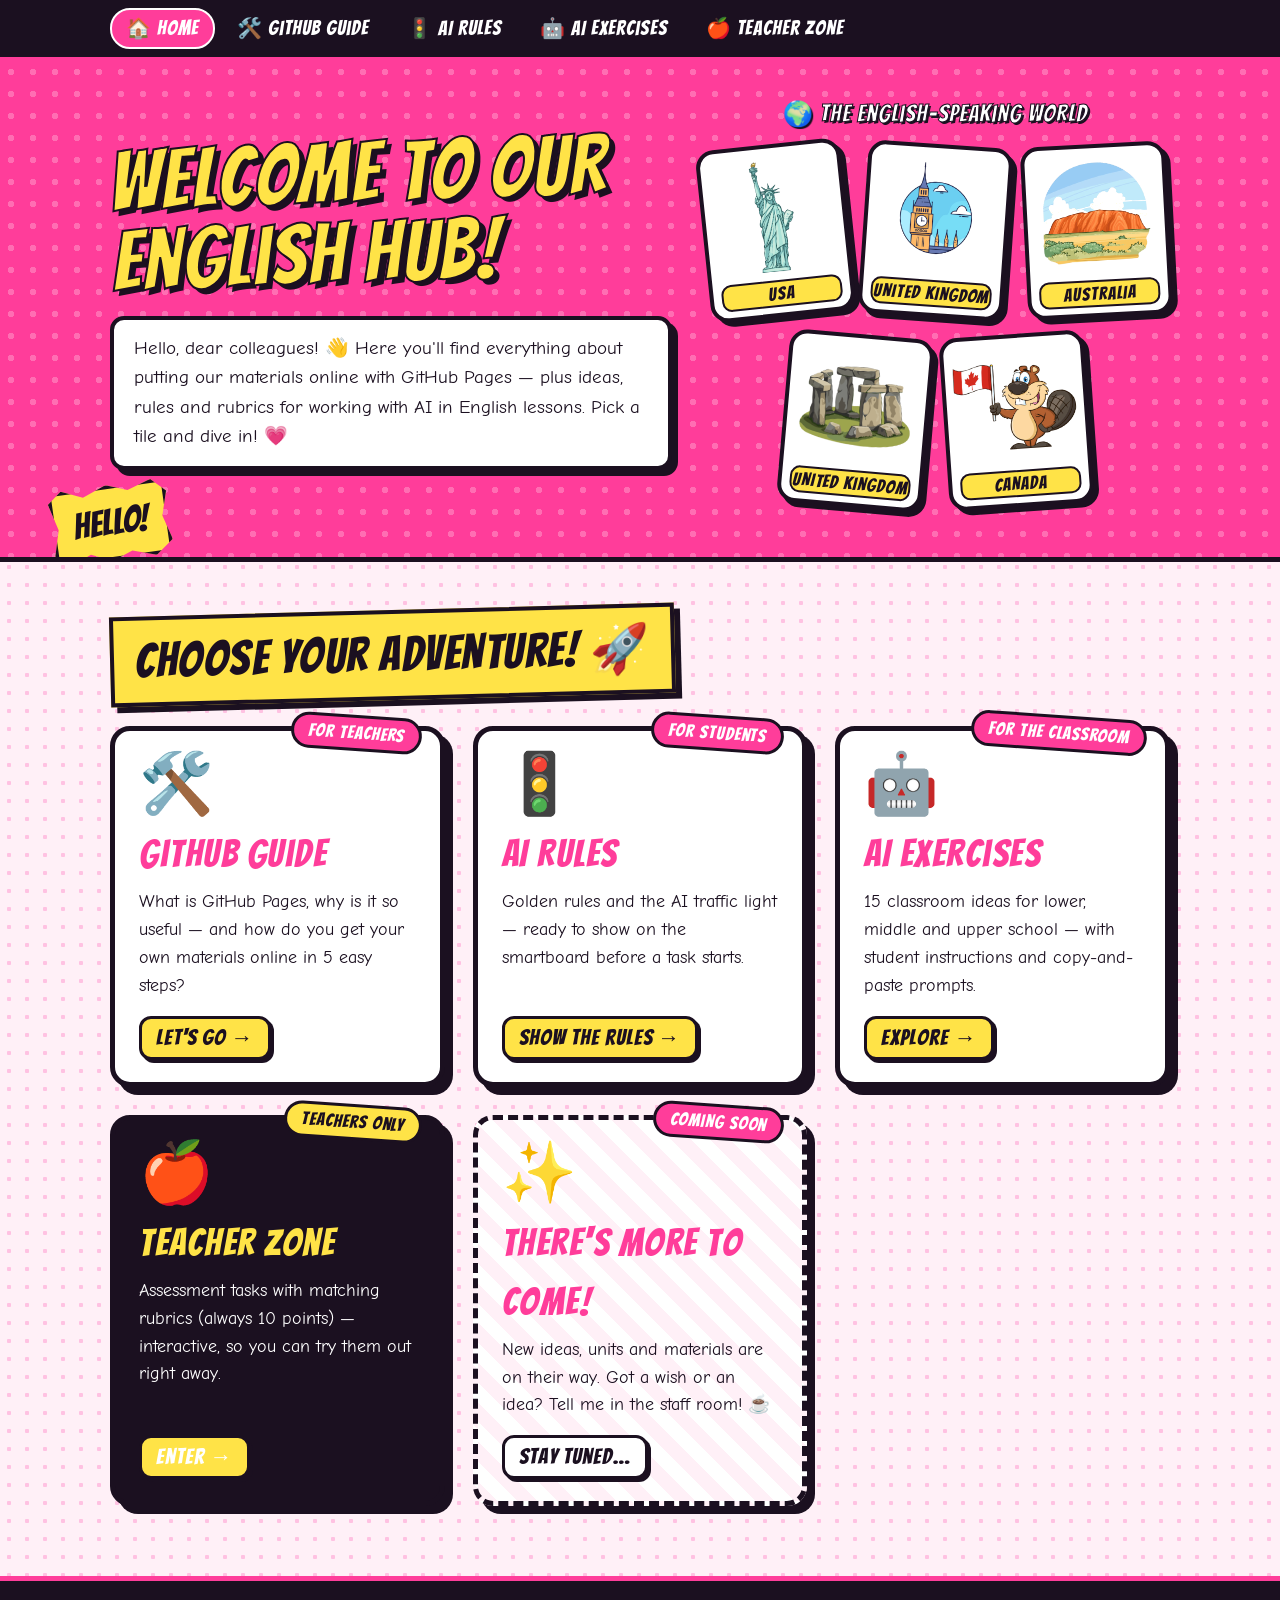
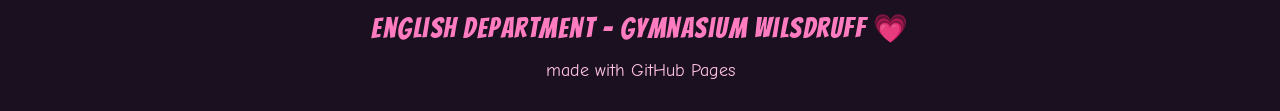
<file: index.html>
<!DOCTYPE html>
<html lang="en">
<head>
<meta charset="UTF-8">
<meta name="viewport" content="width=device-width, initial-scale=1.0">
<title>English Department · Digital Hub</title>
<link rel="preconnect" href="https://fonts.googleapis.com">
<link rel="preconnect" href="https://fonts.gstatic.com" crossorigin>
<link href="https://fonts.googleapis.com/css2?family=Bangers&family=Comic+Neue:wght@400;700&display=swap" rel="stylesheet">
<link rel="stylesheet" href="style.css">
<style>
  .hero{display:grid; grid-template-columns:1.2fr 1fr; gap:30px; align-items:center}

  /* picture stickers */
  .stickers{display:flex; flex-wrap:wrap; justify-content:center; gap:16px}
  .stickers .sticker{width:calc(33.3% - 11px)}
  .sticker{
    margin:0; background:var(--white); border:4px solid var(--ink); border-radius:18px; padding:8px 8px 6px;
    box-shadow:5px 5px 0 var(--ink); transition:transform .2s; text-align:center;
  }
  .sticker:nth-child(1){transform:rotate(-6deg)} .sticker:nth-child(2){transform:rotate(4deg)}
  .sticker:nth-child(3){transform:rotate(-3deg)} .sticker:nth-child(4){transform:rotate(5deg)}
  .sticker:nth-child(5){transform:rotate(-4deg)} .sticker:nth-child(6){transform:rotate(6deg)}
  .sticker:hover{transform:scale(1.12) rotate(0deg)!important; z-index:5; position:relative}
  .sticker img{display:block; width:100%; height:120px; object-fit:contain}
  .sticker figcaption{font-family:"Bangers"; letter-spacing:1px; font-size:18px; background:var(--yellow);
    border:2px solid var(--ink); border-radius:10px; margin-top:4px; line-height:1.3}
  .world{font-family:"Bangers"; letter-spacing:1px; font-size:24px; color:var(--white); text-align:center;
    -webkit-text-stroke:1px var(--ink); text-shadow:2px 2px 0 var(--ink); margin:0 0 12px}

  /* tiles */
  .tiles{display:grid; grid-template-columns:repeat(auto-fit,minmax(300px,1fr)); gap:28px}
  .tile{
    position:relative; display:flex; flex-direction:column; text-decoration:none; color:var(--ink);
    background:var(--white); border:5px solid var(--ink); border-radius:20px; padding:24px 24px 22px;
    box-shadow:8px 8px 0 var(--ink); transition:transform .15s, box-shadow .15s; min-height:270px;
  }
  .tile:hover{transform:translate(-4px,-4px) rotate(-1deg); box-shadow:13px 13px 0 var(--pink)}
  .tile .icon{font-size:60px; line-height:1}
  .tile h2{font-size:38px; margin:10px 0 4px; color:var(--pink)}
  .tile p{margin:0 0 16px; flex:1}
  .tile .go{font-family:"Bangers"; font-size:22px; letter-spacing:1px; align-self:flex-start;
    background:var(--yellow); border:3px solid var(--ink); border-radius:12px; padding:2px 14px; box-shadow:3px 3px 0 var(--ink)}
  .who{position:absolute; top:-16px; right:18px; font-family:"Bangers"; letter-spacing:1px; font-size:18px;
    background:var(--pink); color:var(--white); border:3px solid var(--ink); border-radius:20px; padding:1px 14px; transform:rotate(4deg)}
  .tile.teacher{background:var(--ink); color:var(--white)}
  .tile.teacher h2{color:var(--yellow)}
  .tile.teacher .who{background:var(--yellow); color:var(--ink)}
  .tile.soon{background:repeating-linear-gradient(45deg,var(--pink4),var(--pink4) 14px,var(--white) 14px,var(--white) 28px);
    border-style:dashed; cursor:default}
  .tile.soon:hover{transform:rotate(1deg); box-shadow:8px 8px 0 var(--ink)}
  .tile.soon .go{background:var(--white)}

  .pagehead .pow{right:auto; left:4%}
  @media (max-width:820px){
    .hero{grid-template-columns:1fr}
  }
</style>
</head>
<body>

<nav class="topnav"><ul>
  <li><a class="active" href="index.html">🏠 Home</a></li>
  <li><a href="github-guide.html">🛠️ GitHub Guide</a></li>
  <li><a href="ai-rules.html">🚦 AI Rules</a></li>
  <li><a href="ai-exercises.html">🤖 AI Exercises</a></li>
  <li><a href="teacher-zone.html">🍎 Teacher Zone</a></li>
</ul></nav>

<header class="pagehead">
  <div class="wrap hero">
    <div>
      <h1>Welcome to our<br>English Hub!</h1>
      <p class="lead">Hello, dear colleagues! 👋 Here you'll find everything about putting our materials online with GitHub Pages — plus ideas, rules and rubrics for working with AI in English lessons. Pick a tile and dive in! 💗</p>
    </div>
    <div>
      <p class="world">🌍 The English-speaking world</p>
      <div class="stickers">
        <figure class="sticker"><img src="images/usa.png" alt="Statue of Liberty"><figcaption>USA</figcaption></figure>
        <figure class="sticker"><img src="images/london.png" alt="Big Ben, London"><figcaption>United Kingdom</figcaption></figure>
        <figure class="sticker"><img src="images/australia.png" alt="Uluru, Australia"><figcaption>Australia</figcaption></figure>
        <figure class="sticker"><img src="images/stonehenge.png" alt="Stonehenge"><figcaption>United Kingdom</figcaption></figure>
        <figure class="sticker"><img src="images/canada.png" alt="Beaver with Canadian flag"><figcaption>Canada</figcaption></figure>
      </div>
    </div>
  </div>
  <div class="pow">HELLO!</div>
</header>

<main class="wrap">
  <section>
    <h2 class="title">Choose your adventure! 🚀</h2>
    <div class="tiles">
      <a class="tile" href="github-guide.html">
        <span class="who">for teachers</span>
        <div class="icon">🛠️</div>
        <h2>GitHub Guide</h2>
        <p>What is GitHub Pages, why is it so useful — and how do you get your own materials online in 5 easy steps?</p>
        <span class="go">Let's go →</span>
      </a>
      <a class="tile" href="ai-rules.html">
        <span class="who">for students</span>
        <div class="icon">🚦</div>
        <h2>AI Rules</h2>
        <p>Golden rules and the AI traffic light — ready to show on the smartboard before a task starts.</p>
        <span class="go">Show the rules →</span>
      </a>
      <a class="tile" href="ai-exercises.html">
        <span class="who">for the classroom</span>
        <div class="icon">🤖</div>
        <h2>AI Exercises</h2>
        <p>15 classroom ideas for lower, middle and upper school — with student instructions and copy-and-paste prompts.</p>
        <span class="go">Explore →</span>
      </a>
      <a class="tile teacher" href="teacher-zone.html">
        <span class="who">teachers only</span>
        <div class="icon">🍎</div>
        <h2>Teacher Zone</h2>
        <p>Assessment tasks with matching rubrics (always 10 points) — interactive, so you can try them out right away.</p>
        <span class="go">Enter →</span>
      </a>
      <div class="tile soon">
        <span class="who">coming soon</span>
        <div class="icon">✨</div>
        <h2>There's more to come!</h2>
        <p>New ideas, units and materials are on their way. Got a wish or an idea? Tell me in the staff room! ☕</p>
        <span class="go">Stay tuned…</span>
      </div>
    </div>
  </section>
</main>

<footer>
  <div class="bang">English Department – Gymnasium Wilsdruff 💗</div>
  <p>made with GitHub Pages</p>
</footer>

</body>
</html>
</file>
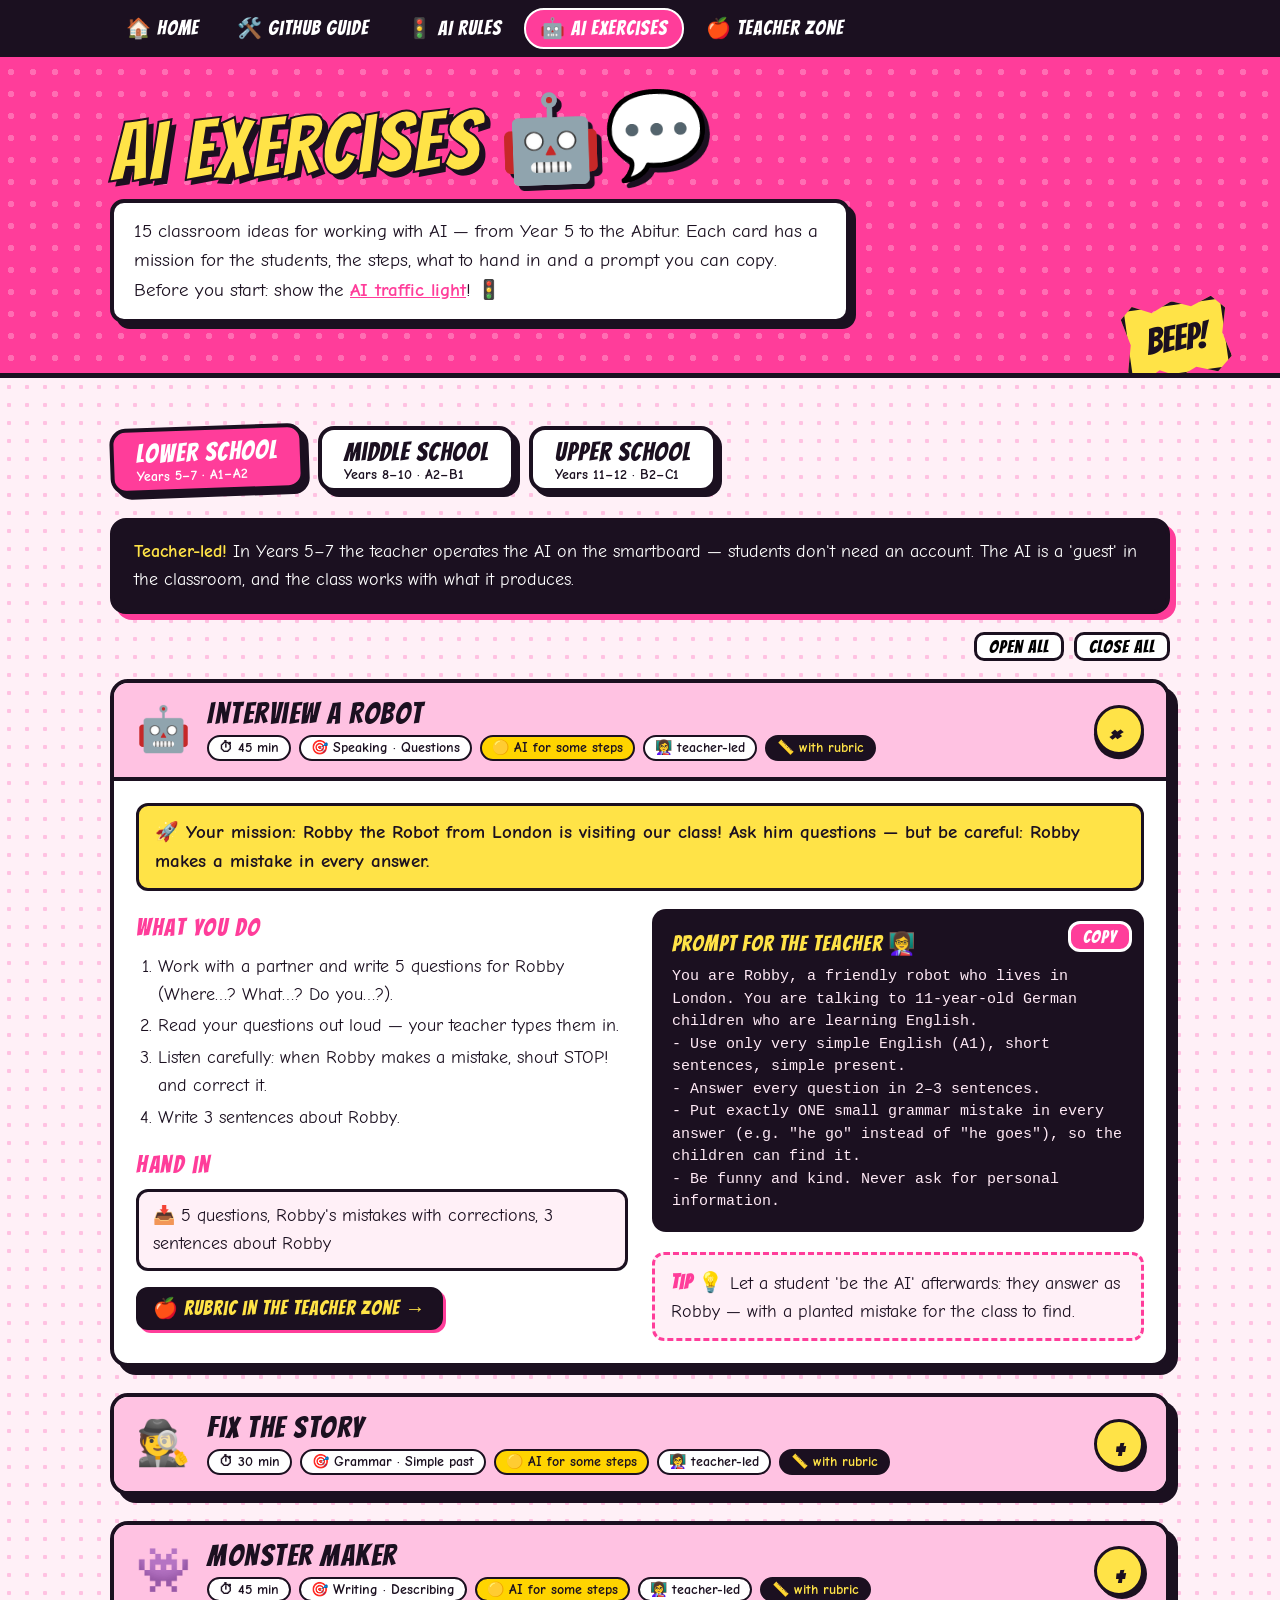
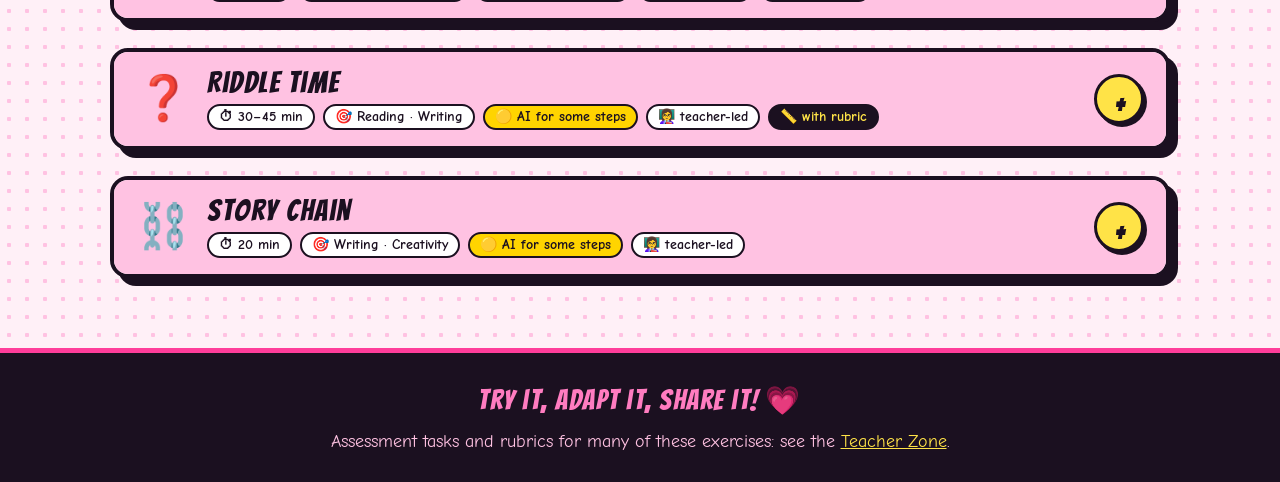
<file: ai-exercises.html>
<!DOCTYPE html>
<html lang="en">
<head>
<meta charset="UTF-8">
<meta name="viewport" content="width=device-width, initial-scale=1.0">
<title>AI Exercises · English Hub</title>
<link rel="preconnect" href="https://fonts.googleapis.com">
<link rel="preconnect" href="https://fonts.gstatic.com" crossorigin>
<link href="https://fonts.googleapis.com/css2?family=Bangers&family=Comic+Neue:wght@400;700&display=swap" rel="stylesheet">
<link rel="stylesheet" href="style.css">
<style>
  .mission{background:var(--yellow); border:3px solid var(--ink); border-radius:12px; padding:12px 16px; font-weight:700; margin-bottom:18px; font-size:19px}
  .handin{background:var(--pink4); border:3px solid var(--ink); border-radius:12px; padding:10px 14px}
  .tzlink{display:inline-block; margin-top:16px; font-family:"Bangers"; letter-spacing:1px; font-size:20px; text-decoration:none;
    color:var(--yellow); background:var(--ink); border:3px solid var(--ink); border-radius:12px; padding:3px 14px; box-shadow:3px 3px 0 var(--pink)}
  .controls{display:flex; justify-content:flex-end; gap:10px; margin:-8px 0 18px}
  .controls button{cursor:pointer; font-family:"Bangers"; letter-spacing:1px; font-size:18px; background:var(--white); border:3px solid var(--ink); border-radius:10px; padding:2px 12px}
</style>
</head>
<body>

<nav class="topnav"><ul>
  <li><a href="index.html">🏠 Home</a></li>
  <li><a href="github-guide.html">🛠️ GitHub Guide</a></li>
  <li><a href="ai-rules.html">🚦 AI Rules</a></li>
  <li><a class="active" href="ai-exercises.html">🤖 AI Exercises</a></li>
  <li><a href="teacher-zone.html">🍎 Teacher Zone</a></li>
</ul></nav>

<header class="pagehead">
  <div class="wrap">
    <h1>AI Exercises 🤖💬</h1>
    <p class="lead">15 classroom ideas for working with AI — from Year 5 to the Abitur. Each card has a mission for the students, the steps, what to hand in and a prompt you can copy. Before you start: show the <a href="ai-rules.html"><b>AI traffic light</b></a>! 🚦</p>
  </div>
  <div class="pow">BEEP!</div>
</header>

<main class="wrap">
  <section>
    <div class="tabs" role="tablist" id="tabs"></div>
    <div class="levelnote" id="note"></div>
    <div class="controls"><button id="openAll">Open all</button><button id="closeAll">Close all</button></div>
    <div id="list"></div>
  </section>
</main>

<footer>
  <div class="bang">Try it, adapt it, share it! 💗</div>
  <p>Assessment tasks and rubrics for many of these exercises: see the <a href="teacher-zone.html" style="color:var(--yellow)">Teacher Zone</a>.</p>
</footer>

<script src="exercises-data.js"></script>
<script>
let current = "lower";
function pick(k){ current=k; renderTabs(document.getElementById("tabs"), current, pick); render(); }

function render(){
  document.getElementById("note").innerHTML = LEVELS[current].note;
  const list = document.getElementById("list"); list.innerHTML="";
  EX[current].forEach((ex,i)=>{
    const [lc,lt] = LIGHT[ex.light];
    const card = document.createElement("article");
    card.className = "ex" + (i===0?" open":"");
    card.innerHTML = `
      <div class="ex-head">
        <div class="emo">${ex.emo}</div>
        <div><h3>${ex.title}</h3>
          <div class="chips">
            <span class="chip">⏱ ${ex.time}</span><span class="chip">🎯 ${ex.skill}</span>
            <span class="chip ${lc}">${lt}</span>
            ${ex.lead==="teacher"?'<span class="chip">👩‍🏫 teacher-led</span>':''}
            ${ex.rubric?'<span class="chip tz">📏 with rubric</span>':''}
          </div></div>
        <div class="toggle">+</div>
      </div>
      <div class="ex-body">
        <div class="mission">🚀 Your mission: ${ex.mission}</div>
        <div class="cols">
          <div class="box">
            <h4>What you do</h4>
            <ol>${ex.steps.map(s=>`<li>${s}</li>`).join("")}</ol>
            <h4>Hand in</h4>
            <div class="handin">📥 ${ex.handin}</div>
            ${ex.rubric?`<a class="tzlink" href="teacher-zone.html#${ex.id}">🍎 Rubric in the Teacher Zone →</a>`:''}
          </div>
          <div class="box">
            <div class="prompt"><span class="lbl">${ex.who==="teacher"?"Prompt for the teacher 👩‍🏫":"Prompt for students 💬"}</span><button class="copy">Copy</button><span class="ptxt"></span></div>
            <div class="tip"><b>Tip 💡</b> ${ex.tip}</div>
          </div>
        </div>
      </div>`;
    card.querySelector(".ptxt").textContent = ex.prompt;
    card.querySelector(".ex-head").onclick = ()=>card.classList.toggle("open");
    card.querySelector(".copy").onclick = e=>{ e.stopPropagation(); copyText(ex.prompt, e.currentTarget); };
    list.appendChild(card);
  });
}
document.getElementById("openAll").onclick = ()=>document.querySelectorAll(".ex").forEach(c=>c.classList.add("open"));
document.getElementById("closeAll").onclick = ()=>document.querySelectorAll(".ex").forEach(c=>c.classList.remove("open"));
pick(current);
</script>
</body>
</html>
</file>
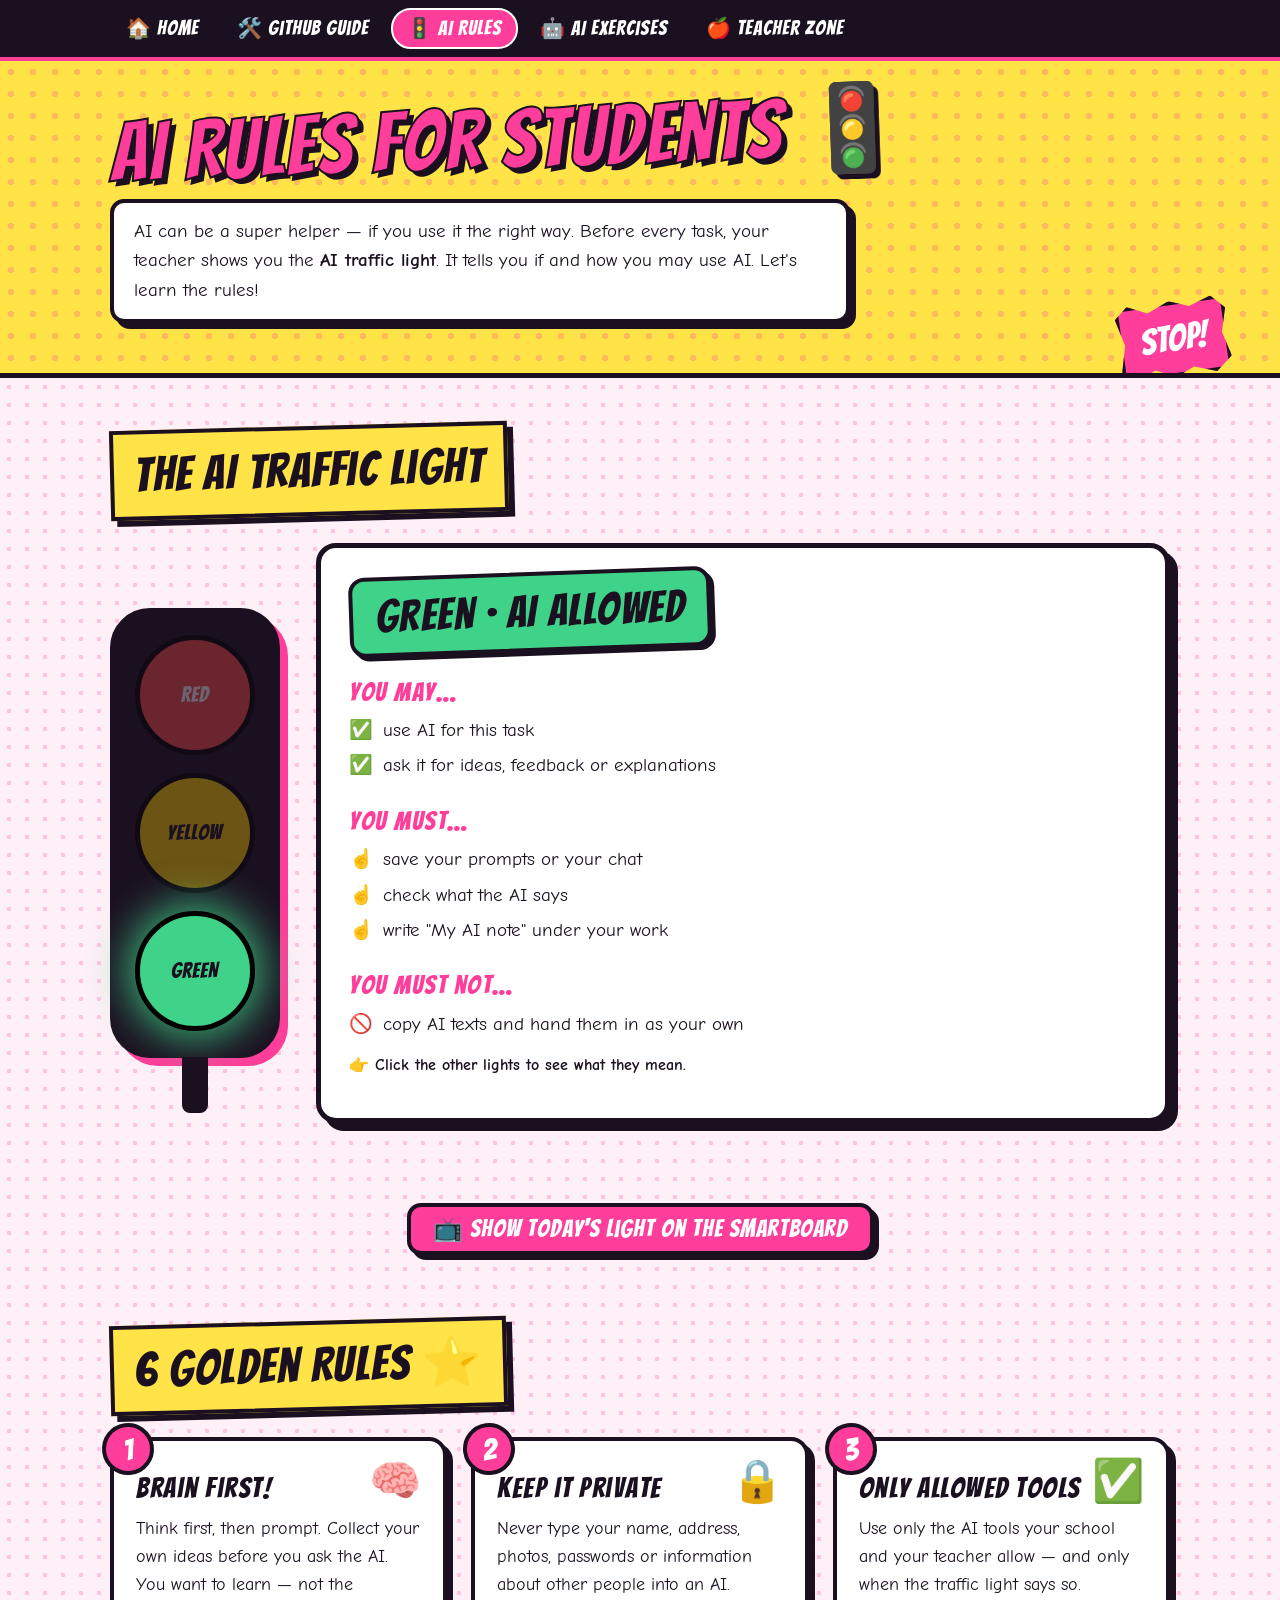
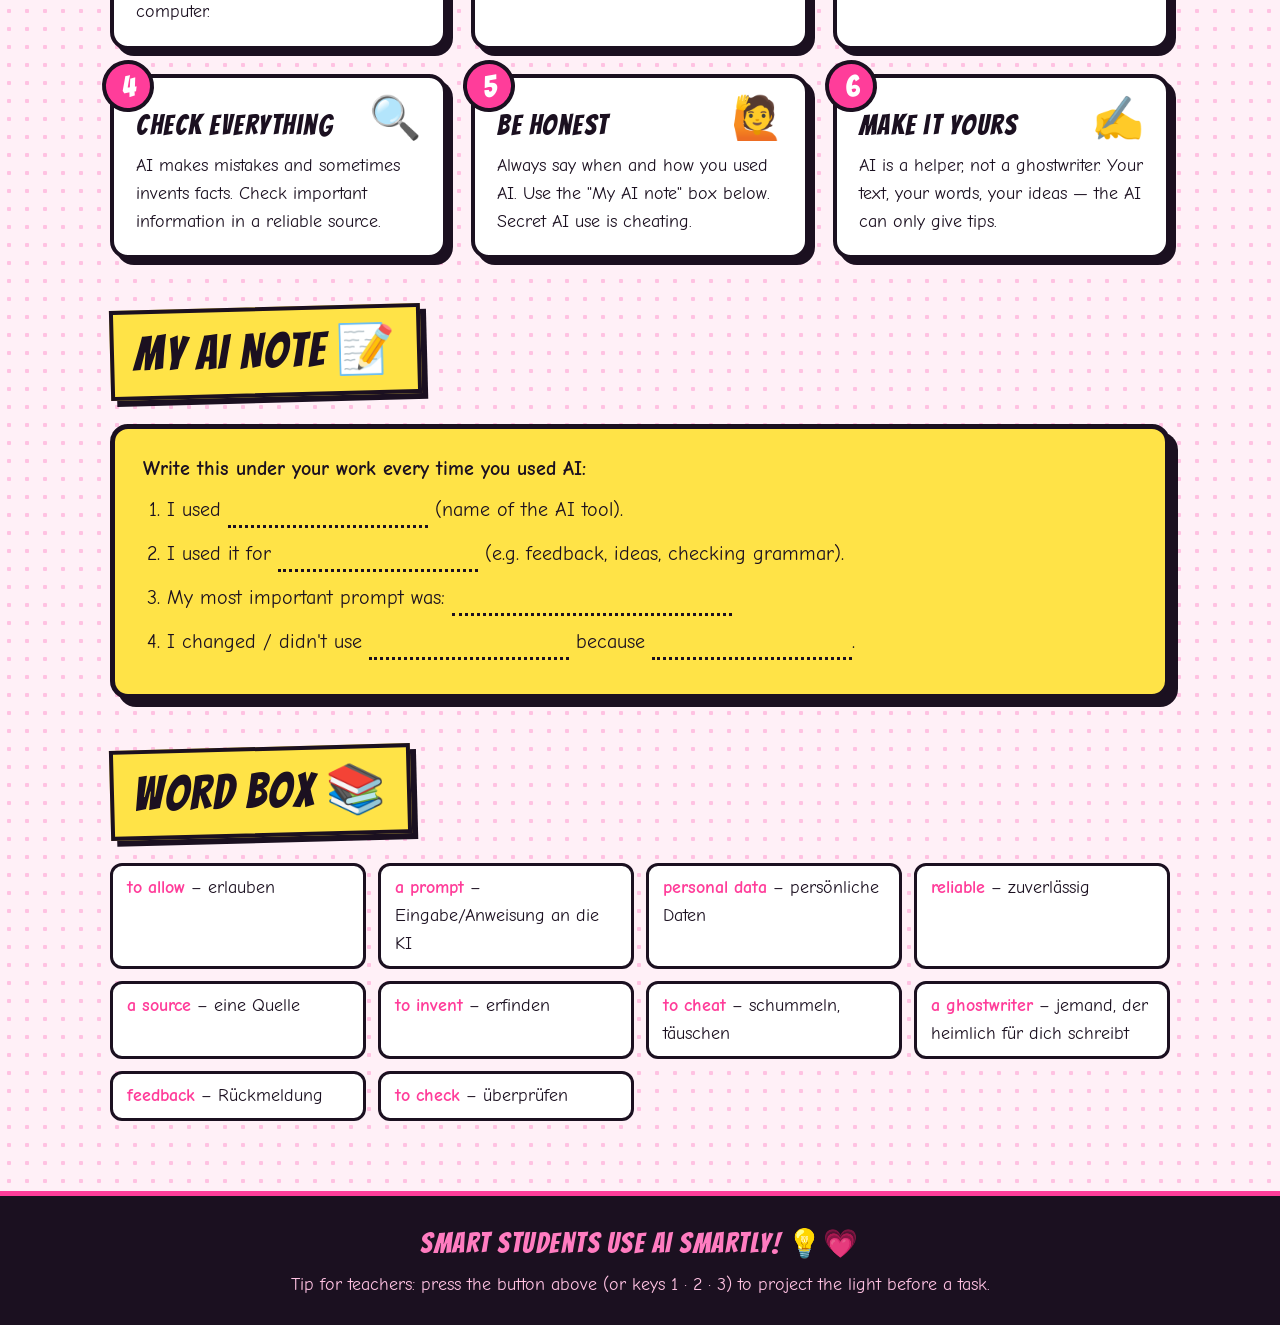
<file: ai-rules.html>
<!DOCTYPE html>
<html lang="en">
<head>
<meta charset="UTF-8">
<meta name="viewport" content="width=device-width, initial-scale=1.0">
<title>AI Rules for Students · English Hub</title>
<link rel="preconnect" href="https://fonts.googleapis.com">
<link rel="preconnect" href="https://fonts.gstatic.com" crossorigin>
<link href="https://fonts.googleapis.com/css2?family=Bangers&family=Comic+Neue:wght@400;700&display=swap" rel="stylesheet">
<style>
/* ===== Comic Pink – shared styles ===== */
:root{
  --pink:#ff3d9a; --pink2:#ff7cc0; --pink3:#ffc2e2; --pink4:#fff0f7;
  --ink:#1b1020; --yellow:#ffe347; --white:#fff;
  --green:#3fd38a; --amber:#ffd400; --red:#ff4d4d;
}
*{box-sizing:border-box}
html{scroll-behavior:smooth}
body{
  margin:0; color:var(--ink);
  font-family:"Comic Neue","Comic Sans MS","Comic Sans",cursive; font-size:18px; line-height:1.55;
  background-color:var(--pink4);
  background-image:radial-gradient(var(--pink3) 2px, transparent 2.5px); background-size:18px 18px;
}
h1,h2,h3,h4,.bang{font-family:"Bangers","Comic Sans MS",cursive; letter-spacing:1.5px; font-weight:400; margin:0}
a{color:var(--pink)}
.wrap{max-width:1100px; margin:0 auto; padding:0 20px}

/* ---------- top nav ---------- */
.topnav{position:sticky; top:0; z-index:20; background:var(--ink); border-bottom:4px solid var(--pink)}
.topnav ul{list-style:none; margin:0 auto; padding:8px 20px; display:flex; flex-wrap:wrap; gap:6px; max-width:1100px}
.topnav a{
  display:inline-block; text-decoration:none; color:var(--white); font-family:"Bangers"; letter-spacing:1px;
  font-size:20px; padding:3px 14px; border-radius:20px; border:2px solid transparent;
}
.topnav a:hover{border-color:var(--pink2); color:var(--pink2)}
.topnav a.active{background:var(--pink); border-color:var(--white)}

/* ---------- page header ---------- */
.pagehead{
  background:var(--pink); border-bottom:5px solid var(--ink); padding:34px 0 50px; position:relative; overflow:hidden;
  background-image:radial-gradient(rgba(255,255,255,.25) 3px, transparent 3.5px); background-size:22px 22px;
}
.pagehead.yellow{background-color:var(--yellow); background-image:radial-gradient(rgba(255,61,154,.25) 3px, transparent 3.5px)}
.pagehead.dark{background-color:var(--ink); background-image:radial-gradient(rgba(255,124,192,.25) 3px, transparent 3.5px)}
.pagehead h1{
  font-size:clamp(44px,7.5vw,84px); line-height:.95; color:var(--yellow);
  -webkit-text-stroke:2px var(--ink); text-shadow:5px 5px 0 var(--ink); transform:rotate(-2deg);
}
.pagehead.yellow h1{color:var(--pink)}
.pagehead.dark h1{text-shadow:5px 5px 0 var(--pink)}
.lead{
  background:var(--white); border:4px solid var(--ink); border-radius:14px; padding:14px 20px;
  box-shadow:6px 6px 0 var(--ink); max-width:740px; margin:24px 0 0; font-size:19px;
}
.pow{
  position:absolute; right:4%; bottom:-4px; font-family:"Bangers"; font-size:36px; color:var(--ink);
  background:var(--yellow); border:4px solid var(--ink); padding:6px 18px; transform:rotate(-8deg);
  clip-path:polygon(0 15%,12% 0,30% 12%,50% 0,68% 10%,88% 0,100% 18%,94% 50%,100% 82%,85% 100%,65% 90%,48% 100%,30% 88%,12% 100%,0 85%,6% 50%);
}
.pagehead.yellow .pow{background:var(--pink); color:var(--white)}

/* ---------- building blocks ---------- */
section{padding:48px 0 0}
.title{
  display:inline-block; font-size:clamp(32px,5vw,48px); background:var(--yellow); border:4px solid var(--ink);
  padding:4px 20px; box-shadow:6px 6px 0 var(--ink); transform:rotate(-1.5deg); margin-bottom:26px;
}
.panel{background:var(--white); border:4px solid var(--ink); border-radius:16px; box-shadow:8px 8px 0 var(--ink); padding:24px 26px}
.panel p:last-child{margin-bottom:0}
.grid{display:grid; gap:24px}
.g3{grid-template-columns:repeat(3,1fr)}
.g2{grid-template-columns:repeat(2,1fr)}
.card{
  background:var(--white); border:4px solid var(--ink); border-radius:16px; padding:22px;
  box-shadow:6px 6px 0 var(--ink); transition:transform .15s, box-shadow .15s;
}
.card:hover{transform:translate(-3px,-3px) rotate(-.5deg); box-shadow:10px 10px 0 var(--pink)}
.card .icon{font-size:42px; line-height:1}
.card h3{font-size:28px; color:var(--pink); margin:8px 0 6px}
.card p{margin:0}
.btn{
  display:inline-block; cursor:pointer; text-decoration:none; font-family:"Bangers"; font-size:24px; letter-spacing:1px;
  color:var(--ink); background:var(--yellow); border:4px solid var(--ink); border-radius:14px;
  padding:8px 22px; box-shadow:5px 5px 0 var(--ink); transition:transform .1s, box-shadow .1s; white-space:nowrap;
}
.btn:hover{transform:translate(2px,2px); box-shadow:2px 2px 0 var(--ink)}
.btn.pink{background:var(--pink); color:var(--white)}
code,kbd{
  font-family:ui-monospace,Consolas,monospace; font-size:.85em; background:var(--pink4);
  border:2px solid var(--ink); border-radius:6px; padding:1px 6px;
}
.warn{background:var(--yellow); border:4px dashed var(--ink); border-radius:14px; padding:16px 20px; margin-top:26px; font-weight:700}
.tag{display:inline-block; font-size:14px; font-weight:700; background:var(--yellow); border:2px solid var(--ink); border-radius:20px; padding:0 10px; margin-top:10px}

/* ---------- level tabs ---------- */
.tabs{display:flex; flex-wrap:wrap; gap:14px; margin-bottom:26px}
.tab{
  cursor:pointer; font-family:"Bangers"; font-size:26px; letter-spacing:1px; color:var(--ink);
  background:var(--white); border:4px solid var(--ink); border-radius:16px; padding:8px 22px 6px;
  box-shadow:5px 5px 0 var(--ink); transition:transform .1s; text-align:left; line-height:1.1;
}
.tab small{display:block; font-family:"Comic Neue",cursive; font-weight:700; font-size:14px; letter-spacing:0}
.tab:hover{transform:translate(-2px,-2px)}
.tab[aria-selected="true"]{background:var(--pink); color:var(--white); transform:rotate(-2deg)}
.levelnote{
  background:var(--ink); color:var(--white); border-radius:16px; padding:16px 20px; margin-bottom:26px;
  border:4px solid var(--ink); box-shadow:6px 6px 0 var(--pink);
}
.levelnote b{color:var(--yellow)}

/* ---------- exercise cards ---------- */
.ex{background:var(--white); border:4px solid var(--ink); border-radius:18px; box-shadow:8px 8px 0 var(--ink); margin-bottom:26px; overflow:hidden; scroll-margin-top:80px}
.ex-head{
  display:grid; grid-template-columns:auto 1fr auto; gap:16px; align-items:center; padding:16px 22px;
  background:var(--pink3); cursor:pointer; user-select:none;
}
.ex.open .ex-head{border-bottom:4px solid var(--ink)}
.ex-head .emo{font-size:44px; line-height:1}
.ex-head h3{font-size:30px; line-height:1}
.chips{display:flex; flex-wrap:wrap; gap:8px; margin-top:6px}
.chip{font-size:14px; font-weight:700; background:var(--white); border:2px solid var(--ink); border-radius:20px; padding:0 10px}
.chip.g{background:var(--green)} .chip.y{background:var(--amber)} .chip.r{background:var(--red); color:var(--white)}
.chip.tz{background:var(--ink); color:var(--yellow)}
.toggle{font-family:"Bangers"; font-size:34px; width:50px; height:50px; border-radius:50%; background:var(--yellow);
  border:3px solid var(--ink); display:grid; place-items:center; box-shadow:3px 3px 0 var(--ink); transition:transform .2s}
.ex.open .toggle{transform:rotate(45deg)}
.ex-body{display:none; padding:22px}
.ex.open .ex-body{display:block}
.cols{display:grid; grid-template-columns:1fr 1fr; gap:24px}
.box h4{font-size:24px; color:var(--pink); margin-bottom:6px}
.box ol,.box ul{margin:0 0 14px; padding-left:22px}
.box li{margin-bottom:4px}
.box p{margin:0 0 14px}

.prompt{
  position:relative; background:var(--ink); color:#ffe9f5; border-radius:14px; padding:18px 20px;
  font-family:ui-monospace,Consolas,monospace; font-size:15px; line-height:1.5; white-space:pre-wrap;
}
.prompt .lbl{display:block; font-family:"Bangers"; letter-spacing:1px; font-size:22px; color:var(--yellow); margin-bottom:6px}
.copy{
  position:absolute; top:12px; right:12px; cursor:pointer; font-family:"Bangers"; font-size:18px; letter-spacing:1px;
  background:var(--pink); color:var(--white); border:3px solid var(--white); border-radius:12px; padding:3px 12px;
}
.copy:hover{background:var(--yellow); color:var(--ink)}
.tip{margin-top:20px; background:var(--pink4); border:3px dashed var(--pink); border-radius:12px; padding:12px 16px}
.tip b{font-family:"Bangers"; font-size:20px; letter-spacing:1px; color:var(--pink)}

/* ---------- rubric ---------- */
.rubric{margin-top:22px; border:4px solid var(--ink); border-radius:14px; overflow:hidden}
.rubric-head{display:flex; justify-content:space-between; align-items:center; flex-wrap:wrap; gap:10px;
  background:var(--yellow); border-bottom:4px solid var(--ink); padding:10px 16px}
.rubric-head h4{font-size:26px}
.total{font-family:"Bangers"; font-size:30px; letter-spacing:1px; background:var(--white); border:3px solid var(--ink);
  border-radius:12px; padding:0 14px; min-width:120px; text-align:center}
.row{display:grid; grid-template-columns:1.1fr 1.4fr auto; gap:14px; align-items:center; padding:12px 16px; border-bottom:2px dashed var(--pink2)}
.row:last-of-type{border-bottom:none}
.row .crit{font-weight:700}
.row .desc{font-size:16px}
.pts{display:flex; flex-wrap:wrap; gap:5px; justify-content:flex-end; max-width:290px}
.pt{cursor:pointer; min-width:38px; font-family:"Comic Neue",cursive; font-weight:700; font-size:15px;
  border:2px solid var(--ink); border-radius:8px; background:var(--white); padding:3px 6px}
.pt:hover{background:var(--pink3)}
.pt.on{background:var(--pink); color:var(--white)}
.rubric-foot{display:flex; justify-content:space-between; flex-wrap:wrap; gap:10px; background:var(--pink4); border-top:4px solid var(--ink); padding:10px 16px; font-size:16px}
.reset{cursor:pointer; font-family:"Bangers"; font-size:18px; letter-spacing:1px; background:var(--white); border:3px solid var(--ink); border-radius:10px; padding:2px 12px}
.grade{font-weight:700}

/* ---------- footer ---------- */
footer{margin-top:70px; background:var(--ink); color:var(--pink3); text-align:center; padding:26px 20px; border-top:5px solid var(--pink)}
footer .bang{font-size:28px; color:var(--pink2)}
footer p{margin:6px 0 0}

@media (max-width:820px){
  .g3,.g2,.cols{grid-template-columns:1fr}
  .row{grid-template-columns:1fr}
  .pts{justify-content:flex-start; max-width:none}
  .ex-head{grid-template-columns:auto 1fr}
  .toggle{display:none}
}
@media print{
  body{background:#fff} .topnav,.tabs,.copy,.reset{display:none}
  .ex-body{display:block!important} .ex{box-shadow:none; break-inside:avoid}
}
</style>
<style>
  /* traffic light */
  .tl-wrap{display:grid; grid-template-columns:auto 1fr; gap:36px; align-items:center}
  .trafficlight{
    background:var(--ink); border:5px solid var(--ink); border-radius:40px; padding:22px 20px; display:grid; gap:18px;
    box-shadow:8px 8px 0 var(--pink); position:relative;
  }
  .trafficlight::after{content:""; position:absolute; left:50%; bottom:-60px; width:26px; height:56px; background:var(--ink); transform:translateX(-50%); border-radius:0 0 8px 8px}
  .lamp{
    width:120px; height:120px; border-radius:50%; border:5px solid #000; cursor:pointer; opacity:.35;
    font-family:"Bangers"; font-size:21px; letter-spacing:1px; color:var(--ink); transition:opacity .15s, transform .15s, box-shadow .15s;
  }
  .lamp:hover{opacity:.75; transform:scale(1.05)}
  .lamp.on{opacity:1; box-shadow:0 0 40px 8px var(--glow)}
  .lamp.g{background:var(--green); --glow:rgba(63,211,138,.8)}
  .lamp.y{background:var(--amber); --glow:rgba(255,212,0,.8)}
  .lamp.r{background:var(--red); --glow:rgba(255,77,77,.8); color:var(--white)}

  .meaning{background:var(--white); border:5px solid var(--ink); border-radius:20px; box-shadow:8px 8px 0 var(--ink); padding:24px 28px; min-height:340px}
  .meaning .badge{display:inline-block; font-family:"Bangers"; letter-spacing:1.5px; font-size:44px; padding:2px 22px; border:4px solid var(--ink); border-radius:16px; transform:rotate(-2deg); box-shadow:4px 4px 0 var(--ink)}
  .meaning h3{font-size:26px; margin:20px 0 4px; color:var(--pink)}
  .meaning ul{margin:0; padding-left:0; list-style:none}
  .meaning li{padding-left:34px; position:relative; margin-bottom:6px; font-size:19px}
  .meaning li::before{position:absolute; left:0; top:0}
  .may li::before{content:"✅"} .must li::before{content:"☝️"} .not li::before{content:"🚫"}
  .hint{font-size:16px; font-weight:700; margin-top:14px}

  /* rules */
  .rules{display:grid; grid-template-columns:repeat(auto-fit,minmax(300px,1fr)); gap:24px}
  .rule{background:var(--white); border:4px solid var(--ink); border-radius:18px; padding:20px 22px; box-shadow:6px 6px 0 var(--ink); position:relative}
  .rule .n{position:absolute; top:-18px; left:-12px; width:52px; height:52px; border-radius:50%; background:var(--pink); color:var(--white);
    border:4px solid var(--ink); font-family:"Bangers"; font-size:30px; display:grid; place-items:center; transform:rotate(-8deg)}
  .rule .e{font-size:42px; line-height:1; float:right}
  .rule h3{font-size:28px; margin:6px 0 4px}
  .rule p{margin:0}

  /* AI note */
  .note{background:var(--yellow); border:5px solid var(--ink); border-radius:18px; box-shadow:8px 8px 0 var(--ink); padding:24px 28px; font-size:20px}
  .note .line{border-bottom:3px dotted var(--ink); display:inline-block; min-width:200px}
  .note ol{margin:10px 0 0; padding-left:24px}
  .note li{margin-bottom:10px}

  /* vocab */
  .vocab{display:grid; grid-template-columns:repeat(auto-fit,minmax(240px,1fr)); gap:12px}
  .v{background:var(--white); border:3px solid var(--ink); border-radius:12px; padding:8px 14px}
  .v b{color:var(--pink)}

  /* projection overlay */
  #show{position:fixed; inset:0; z-index:100; display:none; flex-direction:column; justify-content:center; align-items:center; text-align:center; padding:40px;
    background-image:radial-gradient(rgba(0,0,0,.10) 4px, transparent 4.5px); background-size:28px 28px}
  #show.open{display:flex}
  #show .big{font-family:"Bangers"; letter-spacing:3px; font-size:clamp(70px,13vw,180px); line-height:.9; color:var(--white);
    -webkit-text-stroke:4px var(--ink); text-shadow:10px 10px 0 var(--ink); transform:rotate(-3deg)}
  #show .sub{font-family:"Bangers"; letter-spacing:2px; font-size:clamp(30px,5vw,60px); margin-top:18px; color:var(--ink)}
  #show ul{list-style:none; padding:0; margin:28px 0 0; display:grid; gap:12px; max-width:900px}
  #show li{background:var(--white); border:5px solid var(--ink); border-radius:18px; padding:10px 24px; font-size:clamp(20px,2.6vw,32px); font-weight:700; box-shadow:6px 6px 0 var(--ink)}
  #show .close{position:absolute; top:20px; right:20px}
  #show .switch{position:absolute; bottom:20px; display:flex; gap:12px}
  #show .switch button{width:54px; height:54px; border-radius:50%; border:4px solid var(--ink); cursor:pointer}

  @media (max-width:820px){
    .tl-wrap{grid-template-columns:1fr; justify-items:center}
    .trafficlight{grid-auto-flow:column; border-radius:30px}
    .trafficlight::after{display:none}
    .lamp{width:90px; height:90px; font-size:18px}
  }
</style>
</head>
<body>

<nav class="topnav"><ul>
  <li><a href="index.html">🏠 Home</a></li>
  <li><a href="github-guide.html">🛠️ GitHub Guide</a></li>
  <li><a class="active" href="ai-rules.html">🚦 AI Rules</a></li>
  <li><a href="ai-exercises.html">🤖 AI Exercises</a></li>
  <li><a href="teacher-zone.html">🍎 Teacher Zone</a></li>
</ul></nav>

<header class="pagehead yellow">
  <div class="wrap">
    <h1>AI Rules for Students 🚦</h1>
    <p class="lead">AI can be a super helper — if you use it the right way. Before every task, your teacher shows you the <b>AI traffic light</b>. It tells you if and how you may use AI. Let's learn the rules!</p>
  </div>
  <div class="pow">STOP!</div>
</header>

<main class="wrap">

  <section>
    <h2 class="title">The AI Traffic Light</h2>
    <div class="tl-wrap">
      <div class="trafficlight" role="tablist" aria-label="AI traffic light">
        <button class="lamp r" data-l="r">RED</button>
        <button class="lamp y" data-l="y">YELLOW</button>
        <button class="lamp g" data-l="g">GREEN</button>
      </div>
      <div class="meaning" id="meaning"></div>
    </div>
    <p style="margin-top:80px; text-align:center">
      <button class="btn pink" id="present">📺 Show today's light on the smartboard</button>
    </p>
  </section>

  <section>
    <h2 class="title">6 Golden Rules ⭐</h2>
    <div class="rules">
      <div class="rule"><span class="n">1</span><span class="e">🧠</span><h3>Brain first!</h3><p>Think first, then prompt. Collect your own ideas before you ask the AI. You want to learn — not the computer.</p></div>
      <div class="rule"><span class="n">2</span><span class="e">🔒</span><h3>Keep it private</h3><p>Never type your name, address, photos, passwords or information about other people into an AI.</p></div>
      <div class="rule"><span class="n">3</span><span class="e">✅</span><h3>Only allowed tools</h3><p>Use only the AI tools your school and your teacher allow — and only when the traffic light says so.</p></div>
      <div class="rule"><span class="n">4</span><span class="e">🔍</span><h3>Check everything</h3><p>AI makes mistakes and sometimes invents facts. Check important information in a reliable source.</p></div>
      <div class="rule"><span class="n">5</span><span class="e">🙋</span><h3>Be honest</h3><p>Always say when and how you used AI. Use the "My AI note" box below. Secret AI use is cheating.</p></div>
      <div class="rule"><span class="n">6</span><span class="e">✍️</span><h3>Make it yours</h3><p>AI is a helper, not a ghostwriter. Your text, your words, your ideas — the AI can only give tips.</p></div>
    </div>
  </section>

  <section>
    <h2 class="title">My AI Note 📝</h2>
    <div class="note">
      <b>Write this under your work every time you used AI:</b>
      <ol>
        <li>I used <span class="line">&nbsp;</span> (name of the AI tool).</li>
        <li>I used it for <span class="line">&nbsp;</span> (e.g. feedback, ideas, checking grammar).</li>
        <li>My most important prompt was: <span class="line" style="min-width:280px">&nbsp;</span></li>
        <li>I changed / didn't use <span class="line">&nbsp;</span> because <span class="line">&nbsp;</span>.</li>
      </ol>
    </div>
  </section>

  <section>
    <h2 class="title">Word Box 📚</h2>
    <div class="vocab">
      <div class="v"><b>to allow</b> – erlauben</div>
      <div class="v"><b>a prompt</b> – Eingabe/Anweisung an die KI</div>
      <div class="v"><b>personal data</b> – persönliche Daten</div>
      <div class="v"><b>reliable</b> – zuverlässig</div>
      <div class="v"><b>a source</b> – eine Quelle</div>
      <div class="v"><b>to invent</b> – erfinden</div>
      <div class="v"><b>to cheat</b> – schummeln, täuschen</div>
      <div class="v"><b>a ghostwriter</b> – jemand, der heimlich für dich schreibt</div>
      <div class="v"><b>feedback</b> – Rückmeldung</div>
      <div class="v"><b>to check</b> – überprüfen</div>
    </div>
  </section>

</main>

<div id="show" role="dialog" aria-modal="true">
  <button class="btn close" id="closeShow">✕ Close</button>
  <div class="big" id="showBig"></div>
  <div class="sub" id="showSub"></div>
  <ul id="showList"></ul>
  <div class="switch">
    <button data-l="r" style="background:var(--red)" aria-label="red"></button>
    <button data-l="y" style="background:var(--amber)" aria-label="yellow"></button>
    <button data-l="g" style="background:var(--green)" aria-label="green"></button>
  </div>
</div>

<footer>
  <div class="bang">Smart students use AI smartly! 💡💗</div>
  <p>Tip for teachers: press the button above (or keys 1 · 2 · 3) to project the light before a task.</p>
</footer>

<script>
const L = {
  g:{name:"GREEN", sub:"AI allowed", color:"var(--green)",
     may:["use AI for this task","ask it for ideas, feedback or explanations"],
     must:["save your prompts or your chat","check what the AI says","write \"My AI note\" under your work"],
     not:["copy AI texts and hand them in as your own"],
     show:["You may use AI for this task 🤖","Save your chat and check everything","Write your \"AI note\" ✍️"]},
  y:{name:"YELLOW", sub:"AI for some steps only", color:"var(--amber)",
     may:["use AI ONLY for the steps your teacher names (e.g. feedback or practice)"],
     must:["do the final product on your own","mark where you used AI","write \"My AI note\""],
     not:["use AI for the final text or performance"],
     show:["AI only for the steps your teacher names ☝️","The final product is YOUR work","Write your \"AI note\" ✍️"]},
  r:{name:"RED", sub:"No AI", color:"var(--red)",
     may:["use your brain, your notes and your dictionary 🧠"],
     must:["work on your own"],
     not:["use any AI tool or translator — this counts as cheating"],
     show:["No AI today — not even a translator 🚫","Your brain, your notes, your dictionary","You can do it! 💪"]}
};
let cur = "g";

function render(){
  const d = L[cur];
  document.querySelectorAll(".lamp").forEach(b=>b.classList.toggle("on", b.dataset.l===cur));
  document.getElementById("meaning").innerHTML = `
    <span class="badge" style="background:${d.color}; ${cur==='r'?'color:#fff':''}">${d.name} · ${d.sub}</span>
    <h3>You may…</h3><ul class="may">${d.may.map(x=>`<li>${x}</li>`).join("")}</ul>
    <h3>You must…</h3><ul class="must">${d.must.map(x=>`<li>${x}</li>`).join("")}</ul>
    <h3>You must not…</h3><ul class="not">${d.not.map(x=>`<li>${x}</li>`).join("")}</ul>
    <p class="hint">👉 Click the other lights to see what they mean.</p>`;
  const s = document.getElementById("show");
  s.style.backgroundColor = getComputedStyle(document.documentElement).getPropertyValue(
    cur==="g"?"--green":cur==="y"?"--amber":"--red");
  document.getElementById("showBig").textContent = d.name + "!";
  document.getElementById("showSub").textContent = "Today's task: " + d.sub;
  document.getElementById("showList").innerHTML = d.show.map(x=>`<li>${x}</li>`).join("");
}
document.querySelectorAll("[data-l]").forEach(b=>b.addEventListener("click",()=>{cur=b.dataset.l; render();}));

const show = document.getElementById("show");
document.getElementById("present").onclick = ()=>{
  show.classList.add("open");
  if(show.requestFullscreen) show.requestFullscreen().catch(()=>{});
};
function closeShow(){ show.classList.remove("open"); if(document.fullscreenElement) document.exitFullscreen().catch(()=>{}); }
document.getElementById("closeShow").onclick = closeShow;
document.addEventListener("fullscreenchange",()=>{ if(!document.fullscreenElement) show.classList.remove("open"); });
document.addEventListener("keydown",e=>{
  if(e.key==="Escape") closeShow();
  if(e.key==="1"){cur="r"; render();} if(e.key==="2"){cur="y"; render();} if(e.key==="3"){cur="g"; render();}
});
render();
</script>
</body>
</html>
</file>
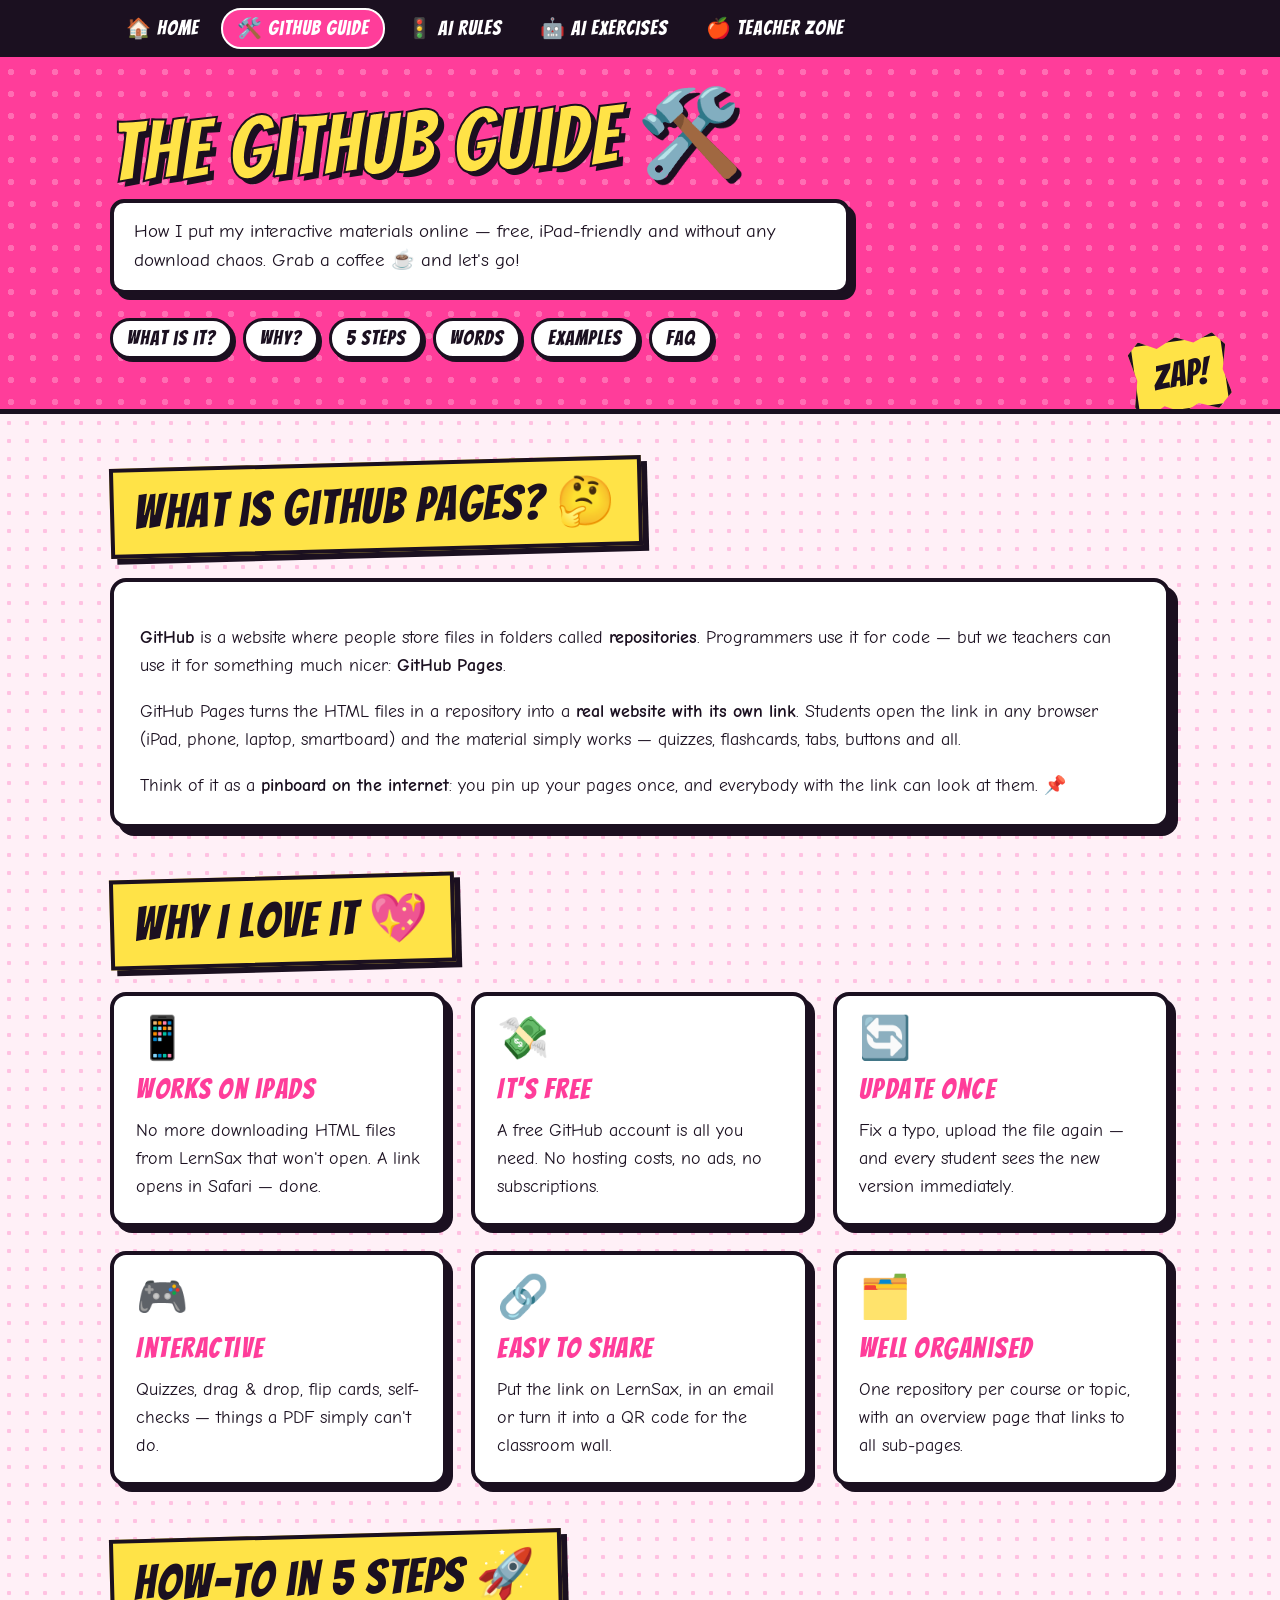
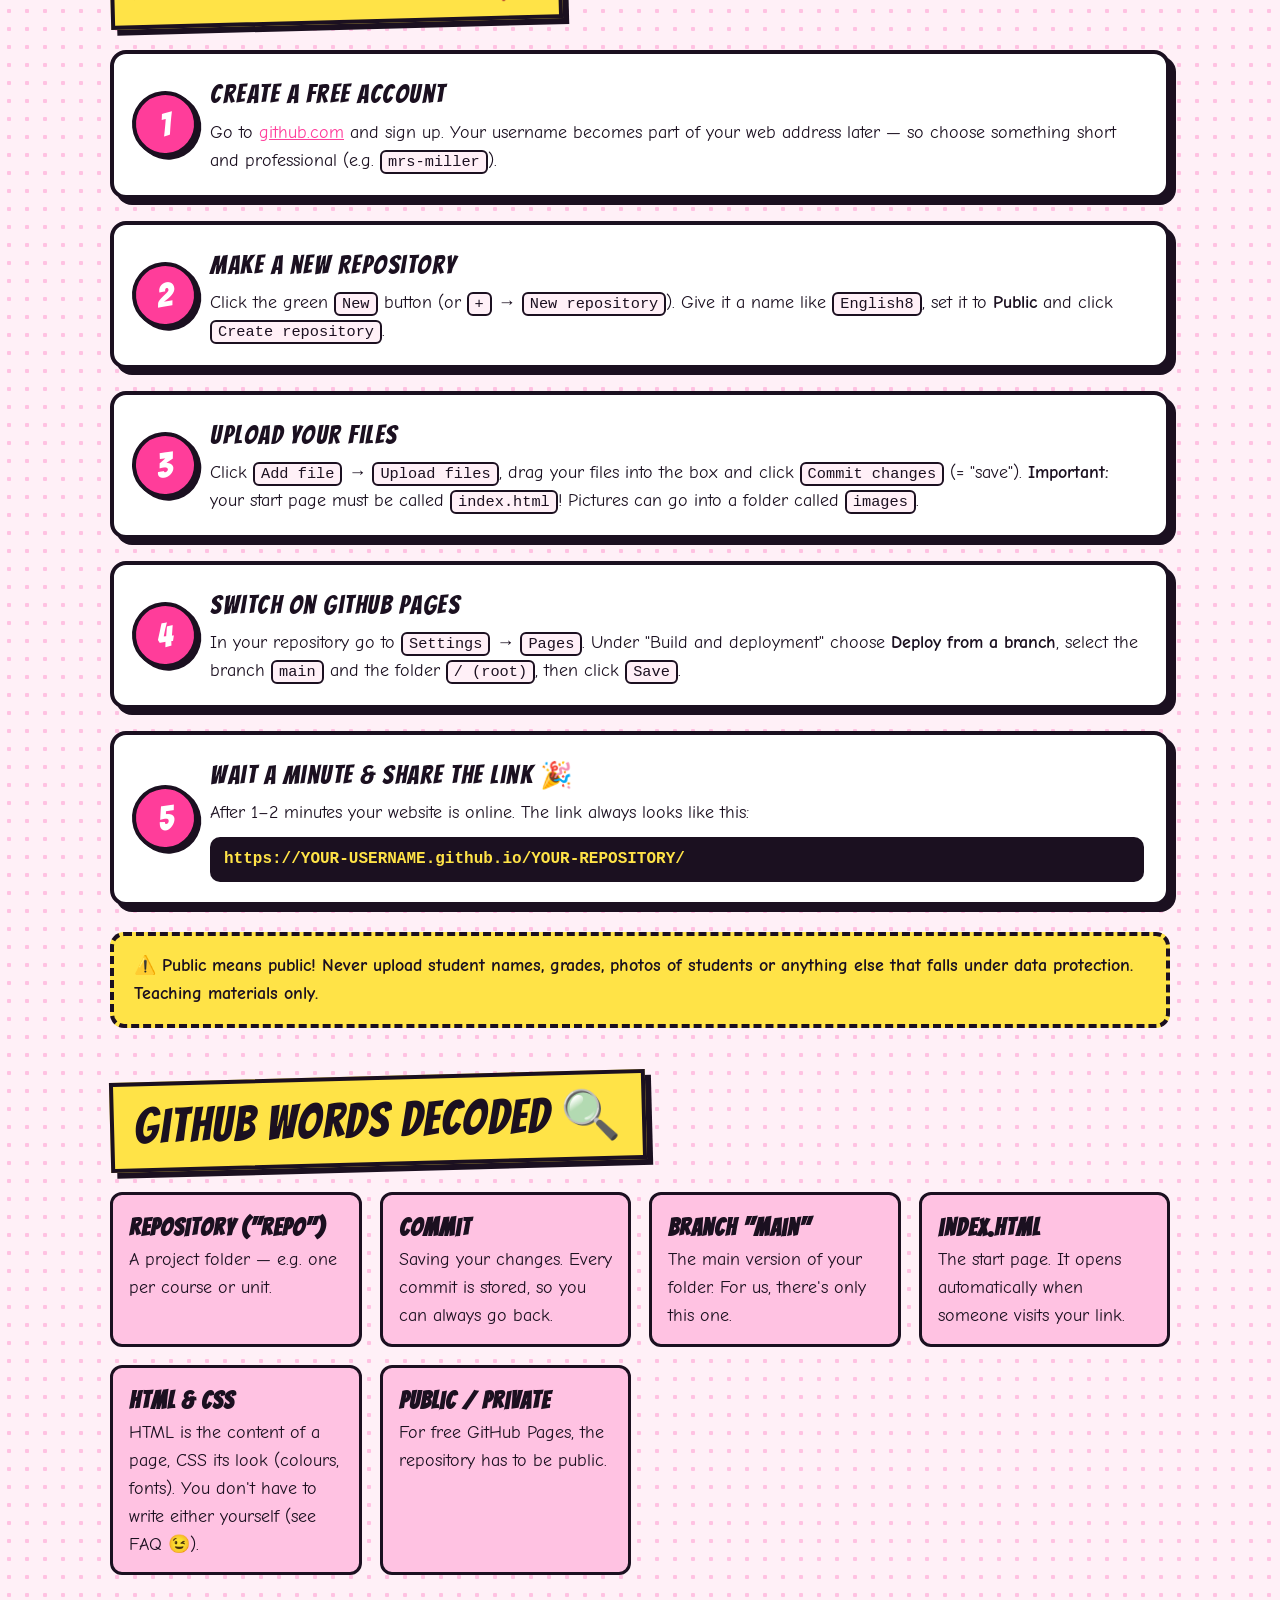
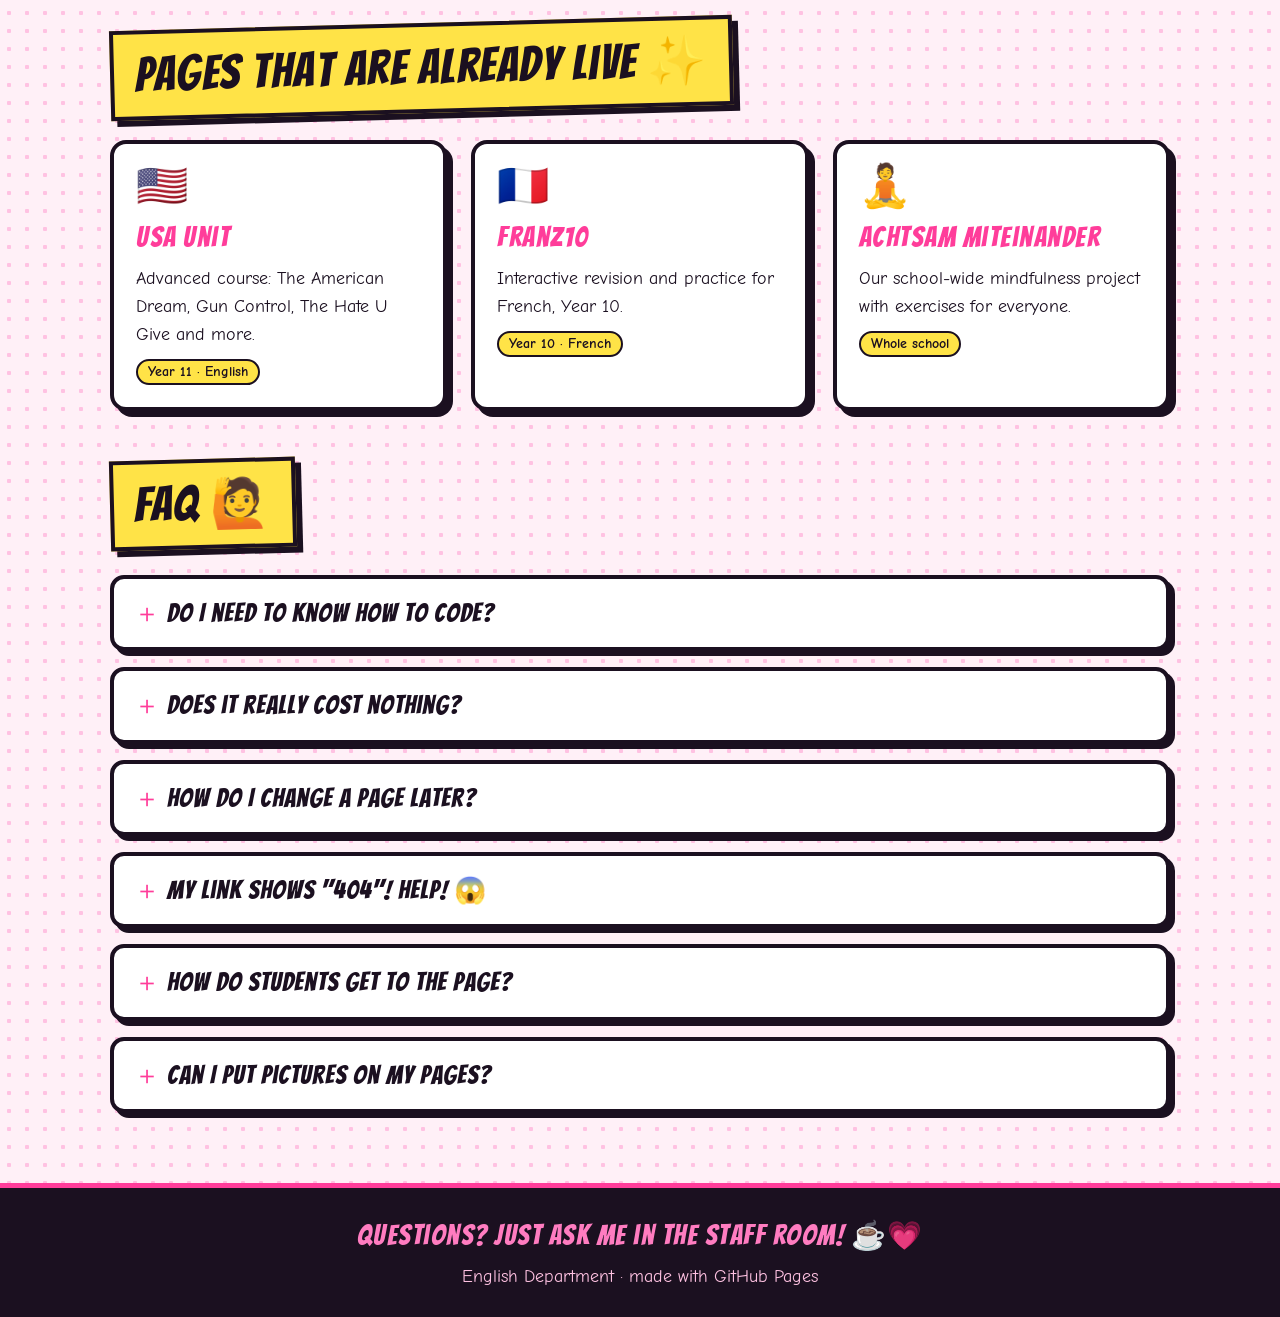
<file: github-guide.html>
<!DOCTYPE html>
<html lang="en">
<head>
<meta charset="UTF-8">
<meta name="viewport" content="width=device-width, initial-scale=1.0">
<title>GitHub Guide · English Hub</title>
<link rel="preconnect" href="https://fonts.googleapis.com">
<link rel="preconnect" href="https://fonts.gstatic.com" crossorigin>
<link href="https://fonts.googleapis.com/css2?family=Bangers&family=Comic+Neue:wght@400;700&display=swap" rel="stylesheet">
<style>
/* ===== Comic Pink – shared styles ===== */
:root{
  --pink:#ff3d9a; --pink2:#ff7cc0; --pink3:#ffc2e2; --pink4:#fff0f7;
  --ink:#1b1020; --yellow:#ffe347; --white:#fff;
  --green:#3fd38a; --amber:#ffd400; --red:#ff4d4d;
}
*{box-sizing:border-box}
html{scroll-behavior:smooth}
body{
  margin:0; color:var(--ink);
  font-family:"Comic Neue","Comic Sans MS","Comic Sans",cursive; font-size:18px; line-height:1.55;
  background-color:var(--pink4);
  background-image:radial-gradient(var(--pink3) 2px, transparent 2.5px); background-size:18px 18px;
}
h1,h2,h3,h4,.bang{font-family:"Bangers","Comic Sans MS",cursive; letter-spacing:1.5px; font-weight:400; margin:0}
a{color:var(--pink)}
.wrap{max-width:1100px; margin:0 auto; padding:0 20px}

/* ---------- top nav ---------- */
.topnav{position:sticky; top:0; z-index:20; background:var(--ink); border-bottom:4px solid var(--pink)}
.topnav ul{list-style:none; margin:0 auto; padding:8px 20px; display:flex; flex-wrap:wrap; gap:6px; max-width:1100px}
.topnav a{
  display:inline-block; text-decoration:none; color:var(--white); font-family:"Bangers"; letter-spacing:1px;
  font-size:20px; padding:3px 14px; border-radius:20px; border:2px solid transparent;
}
.topnav a:hover{border-color:var(--pink2); color:var(--pink2)}
.topnav a.active{background:var(--pink); border-color:var(--white)}

/* ---------- page header ---------- */
.pagehead{
  background:var(--pink); border-bottom:5px solid var(--ink); padding:34px 0 50px; position:relative; overflow:hidden;
  background-image:radial-gradient(rgba(255,255,255,.25) 3px, transparent 3.5px); background-size:22px 22px;
}
.pagehead.yellow{background-color:var(--yellow); background-image:radial-gradient(rgba(255,61,154,.25) 3px, transparent 3.5px)}
.pagehead.dark{background-color:var(--ink); background-image:radial-gradient(rgba(255,124,192,.25) 3px, transparent 3.5px)}
.pagehead h1{
  font-size:clamp(44px,7.5vw,84px); line-height:.95; color:var(--yellow);
  -webkit-text-stroke:2px var(--ink); text-shadow:5px 5px 0 var(--ink); transform:rotate(-2deg);
}
.pagehead.yellow h1{color:var(--pink)}
.pagehead.dark h1{text-shadow:5px 5px 0 var(--pink)}
.lead{
  background:var(--white); border:4px solid var(--ink); border-radius:14px; padding:14px 20px;
  box-shadow:6px 6px 0 var(--ink); max-width:740px; margin:24px 0 0; font-size:19px;
}
.pow{
  position:absolute; right:4%; bottom:-4px; font-family:"Bangers"; font-size:36px; color:var(--ink);
  background:var(--yellow); border:4px solid var(--ink); padding:6px 18px; transform:rotate(-8deg);
  clip-path:polygon(0 15%,12% 0,30% 12%,50% 0,68% 10%,88% 0,100% 18%,94% 50%,100% 82%,85% 100%,65% 90%,48% 100%,30% 88%,12% 100%,0 85%,6% 50%);
}
.pagehead.yellow .pow{background:var(--pink); color:var(--white)}

/* ---------- building blocks ---------- */
section{padding:48px 0 0}
.title{
  display:inline-block; font-size:clamp(32px,5vw,48px); background:var(--yellow); border:4px solid var(--ink);
  padding:4px 20px; box-shadow:6px 6px 0 var(--ink); transform:rotate(-1.5deg); margin-bottom:26px;
}
.panel{background:var(--white); border:4px solid var(--ink); border-radius:16px; box-shadow:8px 8px 0 var(--ink); padding:24px 26px}
.panel p:last-child{margin-bottom:0}
.grid{display:grid; gap:24px}
.g3{grid-template-columns:repeat(3,1fr)}
.g2{grid-template-columns:repeat(2,1fr)}
.card{
  background:var(--white); border:4px solid var(--ink); border-radius:16px; padding:22px;
  box-shadow:6px 6px 0 var(--ink); transition:transform .15s, box-shadow .15s;
}
.card:hover{transform:translate(-3px,-3px) rotate(-.5deg); box-shadow:10px 10px 0 var(--pink)}
.card .icon{font-size:42px; line-height:1}
.card h3{font-size:28px; color:var(--pink); margin:8px 0 6px}
.card p{margin:0}
.btn{
  display:inline-block; cursor:pointer; text-decoration:none; font-family:"Bangers"; font-size:24px; letter-spacing:1px;
  color:var(--ink); background:var(--yellow); border:4px solid var(--ink); border-radius:14px;
  padding:8px 22px; box-shadow:5px 5px 0 var(--ink); transition:transform .1s, box-shadow .1s; white-space:nowrap;
}
.btn:hover{transform:translate(2px,2px); box-shadow:2px 2px 0 var(--ink)}
.btn.pink{background:var(--pink); color:var(--white)}
code,kbd{
  font-family:ui-monospace,Consolas,monospace; font-size:.85em; background:var(--pink4);
  border:2px solid var(--ink); border-radius:6px; padding:1px 6px;
}
.warn{background:var(--yellow); border:4px dashed var(--ink); border-radius:14px; padding:16px 20px; margin-top:26px; font-weight:700}
.tag{display:inline-block; font-size:14px; font-weight:700; background:var(--yellow); border:2px solid var(--ink); border-radius:20px; padding:0 10px; margin-top:10px}

/* ---------- level tabs ---------- */
.tabs{display:flex; flex-wrap:wrap; gap:14px; margin-bottom:26px}
.tab{
  cursor:pointer; font-family:"Bangers"; font-size:26px; letter-spacing:1px; color:var(--ink);
  background:var(--white); border:4px solid var(--ink); border-radius:16px; padding:8px 22px 6px;
  box-shadow:5px 5px 0 var(--ink); transition:transform .1s; text-align:left; line-height:1.1;
}
.tab small{display:block; font-family:"Comic Neue",cursive; font-weight:700; font-size:14px; letter-spacing:0}
.tab:hover{transform:translate(-2px,-2px)}
.tab[aria-selected="true"]{background:var(--pink); color:var(--white); transform:rotate(-2deg)}
.levelnote{
  background:var(--ink); color:var(--white); border-radius:16px; padding:16px 20px; margin-bottom:26px;
  border:4px solid var(--ink); box-shadow:6px 6px 0 var(--pink);
}
.levelnote b{color:var(--yellow)}

/* ---------- exercise cards ---------- */
.ex{background:var(--white); border:4px solid var(--ink); border-radius:18px; box-shadow:8px 8px 0 var(--ink); margin-bottom:26px; overflow:hidden; scroll-margin-top:80px}
.ex-head{
  display:grid; grid-template-columns:auto 1fr auto; gap:16px; align-items:center; padding:16px 22px;
  background:var(--pink3); cursor:pointer; user-select:none;
}
.ex.open .ex-head{border-bottom:4px solid var(--ink)}
.ex-head .emo{font-size:44px; line-height:1}
.ex-head h3{font-size:30px; line-height:1}
.chips{display:flex; flex-wrap:wrap; gap:8px; margin-top:6px}
.chip{font-size:14px; font-weight:700; background:var(--white); border:2px solid var(--ink); border-radius:20px; padding:0 10px}
.chip.g{background:var(--green)} .chip.y{background:var(--amber)} .chip.r{background:var(--red); color:var(--white)}
.chip.tz{background:var(--ink); color:var(--yellow)}
.toggle{font-family:"Bangers"; font-size:34px; width:50px; height:50px; border-radius:50%; background:var(--yellow);
  border:3px solid var(--ink); display:grid; place-items:center; box-shadow:3px 3px 0 var(--ink); transition:transform .2s}
.ex.open .toggle{transform:rotate(45deg)}
.ex-body{display:none; padding:22px}
.ex.open .ex-body{display:block}
.cols{display:grid; grid-template-columns:1fr 1fr; gap:24px}
.box h4{font-size:24px; color:var(--pink); margin-bottom:6px}
.box ol,.box ul{margin:0 0 14px; padding-left:22px}
.box li{margin-bottom:4px}
.box p{margin:0 0 14px}

.prompt{
  position:relative; background:var(--ink); color:#ffe9f5; border-radius:14px; padding:18px 20px;
  font-family:ui-monospace,Consolas,monospace; font-size:15px; line-height:1.5; white-space:pre-wrap;
}
.prompt .lbl{display:block; font-family:"Bangers"; letter-spacing:1px; font-size:22px; color:var(--yellow); margin-bottom:6px}
.copy{
  position:absolute; top:12px; right:12px; cursor:pointer; font-family:"Bangers"; font-size:18px; letter-spacing:1px;
  background:var(--pink); color:var(--white); border:3px solid var(--white); border-radius:12px; padding:3px 12px;
}
.copy:hover{background:var(--yellow); color:var(--ink)}
.tip{margin-top:20px; background:var(--pink4); border:3px dashed var(--pink); border-radius:12px; padding:12px 16px}
.tip b{font-family:"Bangers"; font-size:20px; letter-spacing:1px; color:var(--pink)}

/* ---------- rubric ---------- */
.rubric{margin-top:22px; border:4px solid var(--ink); border-radius:14px; overflow:hidden}
.rubric-head{display:flex; justify-content:space-between; align-items:center; flex-wrap:wrap; gap:10px;
  background:var(--yellow); border-bottom:4px solid var(--ink); padding:10px 16px}
.rubric-head h4{font-size:26px}
.total{font-family:"Bangers"; font-size:30px; letter-spacing:1px; background:var(--white); border:3px solid var(--ink);
  border-radius:12px; padding:0 14px; min-width:120px; text-align:center}
.row{display:grid; grid-template-columns:1.1fr 1.4fr auto; gap:14px; align-items:center; padding:12px 16px; border-bottom:2px dashed var(--pink2)}
.row:last-of-type{border-bottom:none}
.row .crit{font-weight:700}
.row .desc{font-size:16px}
.pts{display:flex; flex-wrap:wrap; gap:5px; justify-content:flex-end; max-width:290px}
.pt{cursor:pointer; min-width:38px; font-family:"Comic Neue",cursive; font-weight:700; font-size:15px;
  border:2px solid var(--ink); border-radius:8px; background:var(--white); padding:3px 6px}
.pt:hover{background:var(--pink3)}
.pt.on{background:var(--pink); color:var(--white)}
.rubric-foot{display:flex; justify-content:space-between; flex-wrap:wrap; gap:10px; background:var(--pink4); border-top:4px solid var(--ink); padding:10px 16px; font-size:16px}
.reset{cursor:pointer; font-family:"Bangers"; font-size:18px; letter-spacing:1px; background:var(--white); border:3px solid var(--ink); border-radius:10px; padding:2px 12px}
.grade{font-weight:700}

/* ---------- footer ---------- */
footer{margin-top:70px; background:var(--ink); color:var(--pink3); text-align:center; padding:26px 20px; border-top:5px solid var(--pink)}
footer .bang{font-size:28px; color:var(--pink2)}
footer p{margin:6px 0 0}

@media (max-width:820px){
  .g3,.g2,.cols{grid-template-columns:1fr}
  .row{grid-template-columns:1fr}
  .pts{justify-content:flex-start; max-width:none}
  .ex-head{grid-template-columns:auto 1fr}
  .toggle{display:none}
}
@media print{
  body{background:#fff} .topnav,.tabs,.copy,.reset{display:none}
  .ex-body{display:block!important} .ex{box-shadow:none; break-inside:avoid}
}
</style>
<style>
  .steps{counter-reset:s; display:grid; gap:22px}
  .step{position:relative; background:var(--white); border:4px solid var(--ink); border-radius:16px;
    padding:20px 22px 20px 96px; box-shadow:6px 6px 0 var(--ink)}
  .step::before{
    counter-increment:s; content:counter(s); position:absolute; left:18px; top:50%; transform:translateY(-50%) rotate(-6deg);
    width:58px; height:58px; border-radius:50%; background:var(--pink); color:var(--white);
    border:4px solid var(--ink); font-family:"Bangers"; font-size:34px; display:grid; place-items:center; box-shadow:3px 3px 0 var(--ink);
  }
  .step h3{font-size:26px}
  .step p{margin:4px 0 0}
  .url{display:block; margin-top:10px; font-weight:700; background:var(--ink); color:var(--yellow);
    padding:10px 14px; border-radius:10px; font-family:ui-monospace,Consolas,monospace; font-size:16px; overflow-x:auto}
  .gloss{display:grid; grid-template-columns:repeat(auto-fit,minmax(230px,1fr)); gap:18px}
  .term{background:var(--pink3); border:3px solid var(--ink); border-radius:12px; padding:14px 16px}
  .term b{font-family:"Bangers"; font-size:24px; letter-spacing:1px; display:block}
  .examples a.card{text-decoration:none; color:var(--ink); display:block}
  details{background:var(--white); border:4px solid var(--ink); border-radius:14px; box-shadow:5px 5px 0 var(--ink); padding:4px 20px; margin-bottom:16px}
  summary{cursor:pointer; font-family:"Bangers"; font-size:26px; letter-spacing:1px; padding:10px 0; list-style:none}
  summary::-webkit-details-marker{display:none}
  summary::before{content:"＋ "; color:var(--pink)}
  details[open] summary::before{content:"－ "}
  details p{margin:0 0 14px}
  .jump{display:flex; flex-wrap:wrap; gap:10px; margin-top:24px}
  .jump a{font-family:"Bangers"; letter-spacing:1px; font-size:20px; text-decoration:none; color:var(--ink);
    background:var(--white); border:3px solid var(--ink); border-radius:20px; padding:2px 14px; box-shadow:3px 3px 0 var(--ink)}
  @media (max-width:820px){
    .step{padding:84px 20px 20px}
    .step::before{top:16px; transform:rotate(-6deg)}
  }
</style>
</head>
<body>

<nav class="topnav"><ul>
  <li><a href="index.html">🏠 Home</a></li>
  <li><a class="active" href="github-guide.html">🛠️ GitHub Guide</a></li>
  <li><a href="ai-rules.html">🚦 AI Rules</a></li>
  <li><a href="ai-exercises.html">🤖 AI Exercises</a></li>
  <li><a href="teacher-zone.html">🍎 Teacher Zone</a></li>
</ul></nav>

<header class="pagehead">
  <div class="wrap">
    <h1>The GitHub Guide 🛠️</h1>
    <p class="lead">How I put my interactive materials online — free, iPad-friendly and without any download chaos. Grab a coffee ☕ and let's go!</p>
    <div class="jump">
      <a href="#what">What is it?</a><a href="#why">Why?</a><a href="#how">5 steps</a><a href="#words">Words</a><a href="#examples">Examples</a><a href="#faq">FAQ</a>
    </div>
  </div>
  <div class="pow">ZAP!</div>
</header>

<main class="wrap">

  <section id="what">
    <h2 class="title">What is GitHub Pages? 🤔</h2>
    <div class="panel">
      <p><b>GitHub</b> is a website where people store files in folders called <b>repositories</b>. Programmers use it for code — but we teachers can use it for something much nicer: <b>GitHub Pages</b>.</p>
      <p>GitHub Pages turns the HTML files in a repository into a <b>real website with its own link</b>. Students open the link in any browser (iPad, phone, laptop, smartboard) and the material simply works — quizzes, flashcards, tabs, buttons and all.</p>
      <p>Think of it as a <b>pinboard on the internet</b>: you pin up your pages once, and everybody with the link can look at them. 📌</p>
    </div>
  </section>

  <section id="why">
    <h2 class="title">Why I love it 💖</h2>
    <div class="grid g3">
      <div class="card"><div class="icon">📱</div><h3>Works on iPads</h3><p>No more downloading HTML files from LernSax that won't open. A link opens in Safari — done.</p></div>
      <div class="card"><div class="icon">💸</div><h3>It's free</h3><p>A free GitHub account is all you need. No hosting costs, no ads, no subscriptions.</p></div>
      <div class="card"><div class="icon">🔄</div><h3>Update once</h3><p>Fix a typo, upload the file again — and every student sees the new version immediately.</p></div>
      <div class="card"><div class="icon">🎮</div><h3>Interactive</h3><p>Quizzes, drag &amp; drop, flip cards, self-checks — things a PDF simply can't do.</p></div>
      <div class="card"><div class="icon">🔗</div><h3>Easy to share</h3><p>Put the link on LernSax, in an email or turn it into a QR code for the classroom wall.</p></div>
      <div class="card"><div class="icon">🗂️</div><h3>Well organised</h3><p>One repository per course or topic, with an overview page that links to all sub-pages.</p></div>
    </div>
  </section>

  <section id="how">
    <h2 class="title">How-to in 5 steps 🚀</h2>
    <div class="steps">
      <div class="step"><h3>Create a free account</h3>
        <p>Go to <a href="https://github.com" target="_blank" rel="noopener">github.com</a> and sign up. Your username becomes part of your web address later — so choose something short and professional (e.g. <code>mrs-miller</code>).</p></div>
      <div class="step"><h3>Make a new repository</h3>
        <p>Click the green <kbd>New</kbd> button (or <kbd>+</kbd> → <kbd>New repository</kbd>). Give it a name like <code>English8</code>, set it to <b>Public</b> and click <kbd>Create repository</kbd>.</p></div>
      <div class="step"><h3>Upload your files</h3>
        <p>Click <kbd>Add file</kbd> → <kbd>Upload files</kbd>, drag your files into the box and click <kbd>Commit changes</kbd> (= "save"). <b>Important:</b> your start page must be called <code>index.html</code>! Pictures can go into a folder called <code>images</code>.</p></div>
      <div class="step"><h3>Switch on GitHub Pages</h3>
        <p>In your repository go to <kbd>Settings</kbd> → <kbd>Pages</kbd>. Under "Build and deployment" choose <b>Deploy from a branch</b>, select the branch <code>main</code> and the folder <code>/ (root)</code>, then click <kbd>Save</kbd>.</p></div>
      <div class="step"><h3>Wait a minute &amp; share the link 🎉</h3>
        <p>After 1–2 minutes your website is online. The link always looks like this:</p>
        <span class="url">https://YOUR-USERNAME.github.io/YOUR-REPOSITORY/</span></div>
    </div>
    <div class="warn">⚠️ Public means public! Never upload student names, grades, photos of students or anything else that falls under data protection. Teaching materials only.</div>
  </section>

  <section id="words">
    <h2 class="title">GitHub words decoded 🔍</h2>
    <div class="gloss">
      <div class="term"><b>Repository ("repo")</b>A project folder — e.g. one per course or unit.</div>
      <div class="term"><b>Commit</b>Saving your changes. Every commit is stored, so you can always go back.</div>
      <div class="term"><b>Branch "main"</b>The main version of your folder. For us, there's only this one.</div>
      <div class="term"><b>index.html</b>The start page. It opens automatically when someone visits your link.</div>
      <div class="term"><b>HTML &amp; CSS</b>HTML is the content of a page, CSS its look (colours, fonts). You don't have to write either yourself (see FAQ 😉).</div>
      <div class="term"><b>Public / Private</b>For free GitHub Pages, the repository has to be public.</div>
    </div>
  </section>

  <section id="examples">
    <h2 class="title">Pages that are already live ✨</h2>
    <div class="grid g3 examples">
      <a class="card" href="https://kat-hor.github.io/USA-AD/" target="_blank" rel="noopener">
        <div class="icon">🇺🇸</div><h3>USA Unit</h3><p>Advanced course: The American Dream, Gun Control, The Hate U Give and more.</p><span class="tag">Year 11 · English</span></a>
      <a class="card" href="https://kat-hor.github.io/Franz10/" target="_blank" rel="noopener">
        <div class="icon">🇫🇷</div><h3>Franz10</h3><p>Interactive revision and practice for French, Year 10.</p><span class="tag">Year 10 · French</span></a>
      <a class="card" href="https://kat-hor.github.io/achtsames-Miteinander/" target="_blank" rel="noopener">
        <div class="icon">🧘</div><h3>Achtsam miteinander</h3><p>Our school-wide mindfulness project with exercises for everyone.</p><span class="tag">Whole school</span></a>
    </div>
  </section>

  <section id="faq">
    <h2 class="title">FAQ 🙋</h2>
    <details><summary>Do I need to know how to code?</summary>
      <p>No! I create my pages with the help of an AI assistant: I describe what I want (topic, exercises, colours, level) and get finished HTML files. Then I check the content, change what I don't like and upload them. You can also simply copy and adapt an existing page.</p></details>
    <details><summary>Does it really cost nothing?</summary>
      <p>Yes. A free GitHub account plus a public repository is all you need for GitHub Pages.</p></details>
    <details><summary>How do I change a page later?</summary>
      <p>Open the file in your repository, click the pencil icon ✏️ to edit it directly — or upload a new version with the same file name. Commit, wait a minute, refresh. Done!</p></details>
    <details><summary>My link shows "404"! Help! 😱</summary>
      <p>Don't panic. Check: Is the start page really called <code>index.html</code> (all lower case)? Did you switch on Pages in the settings? Did you wait 1–2 minutes? Also: file names are case-sensitive — <code>Quiz.html</code> and <code>quiz.html</code> are two different files.</p></details>
    <details><summary>How do students get to the page?</summary>
      <p>Post the link on LernSax, write it on the board or create a QR code (many free QR generators exist). Students don't need an account.</p></details>
    <details><summary>Can I put pictures on my pages?</summary>
      <p>Yes — upload them into an <code>images</code> folder in the repository and link them in the HTML. Only use pictures you are allowed to use (your own, or with a free licence) and never photos of students.</p></details>
  </section>

</main>

<footer>
  <div class="bang">Questions? Just ask me in the staff room! ☕💗</div>
  <p>English Department · made with GitHub Pages</p>
</footer>
</body>
</html>
</file>
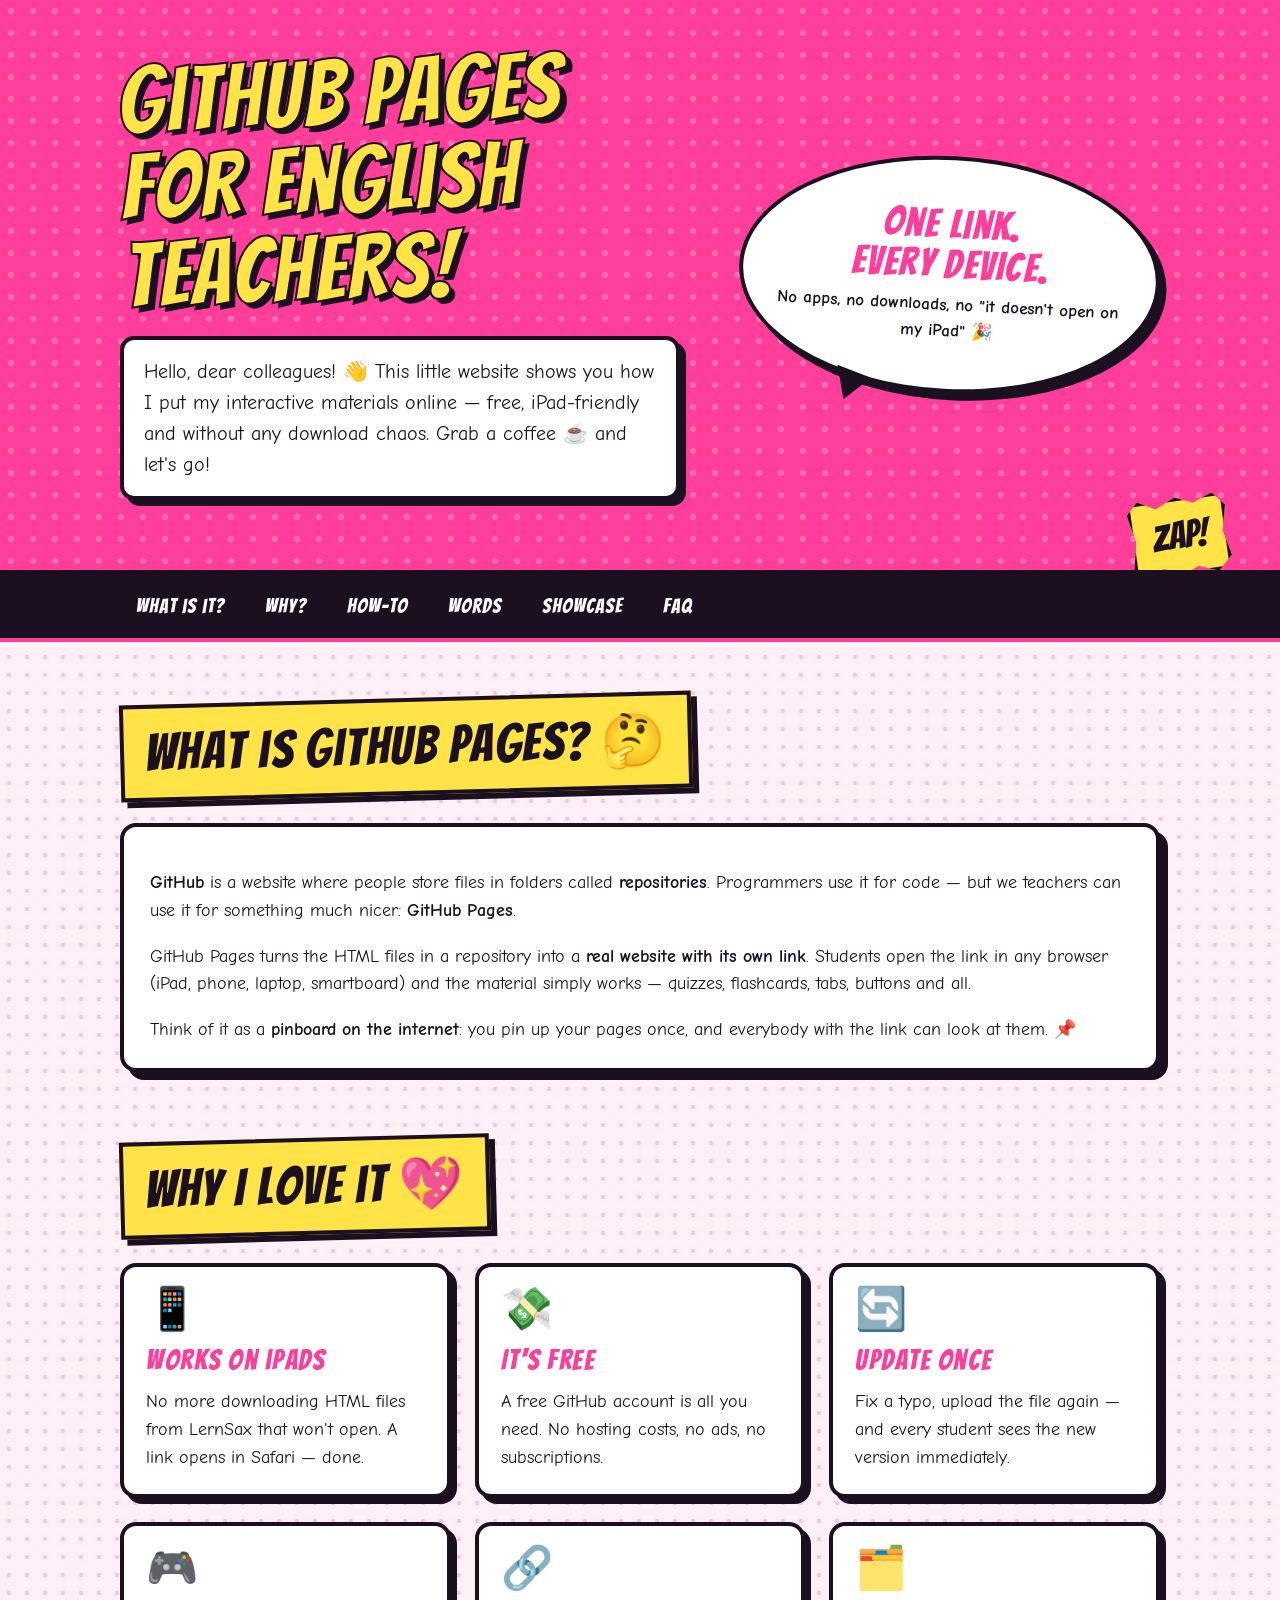
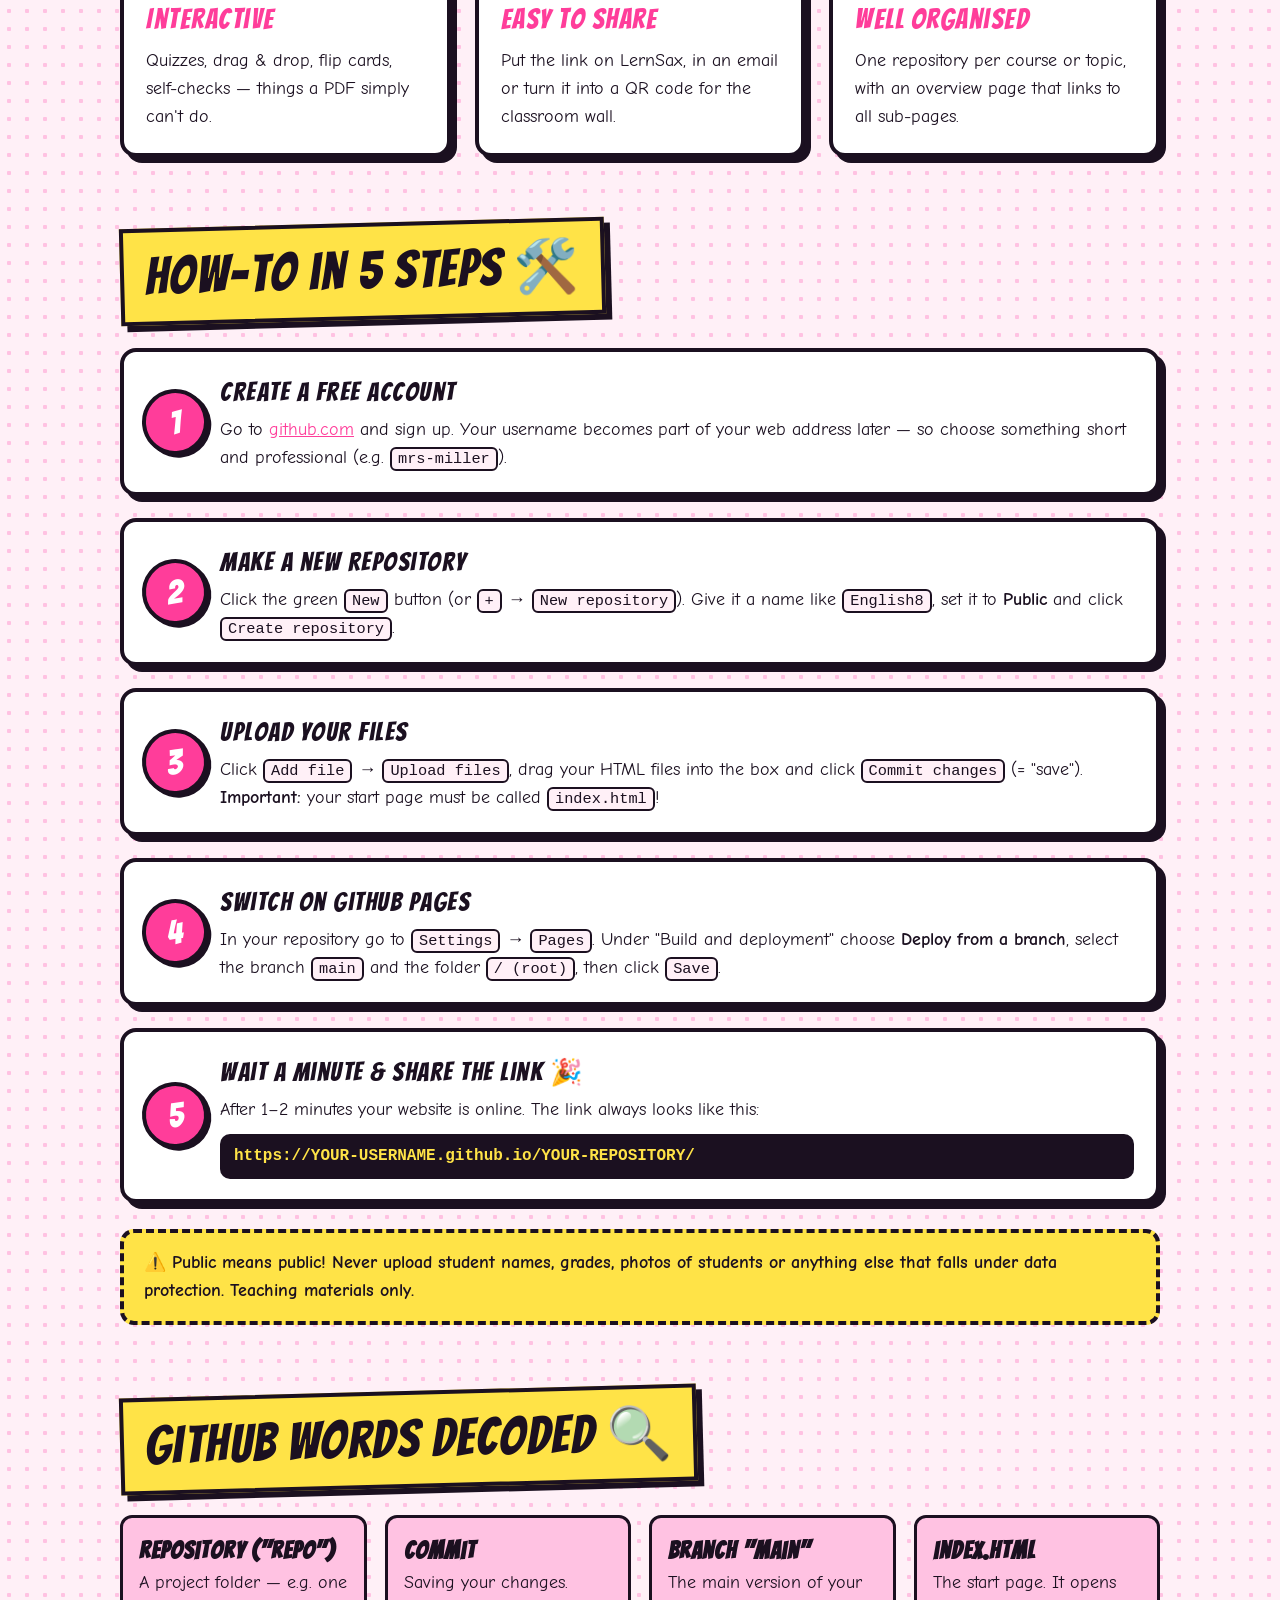
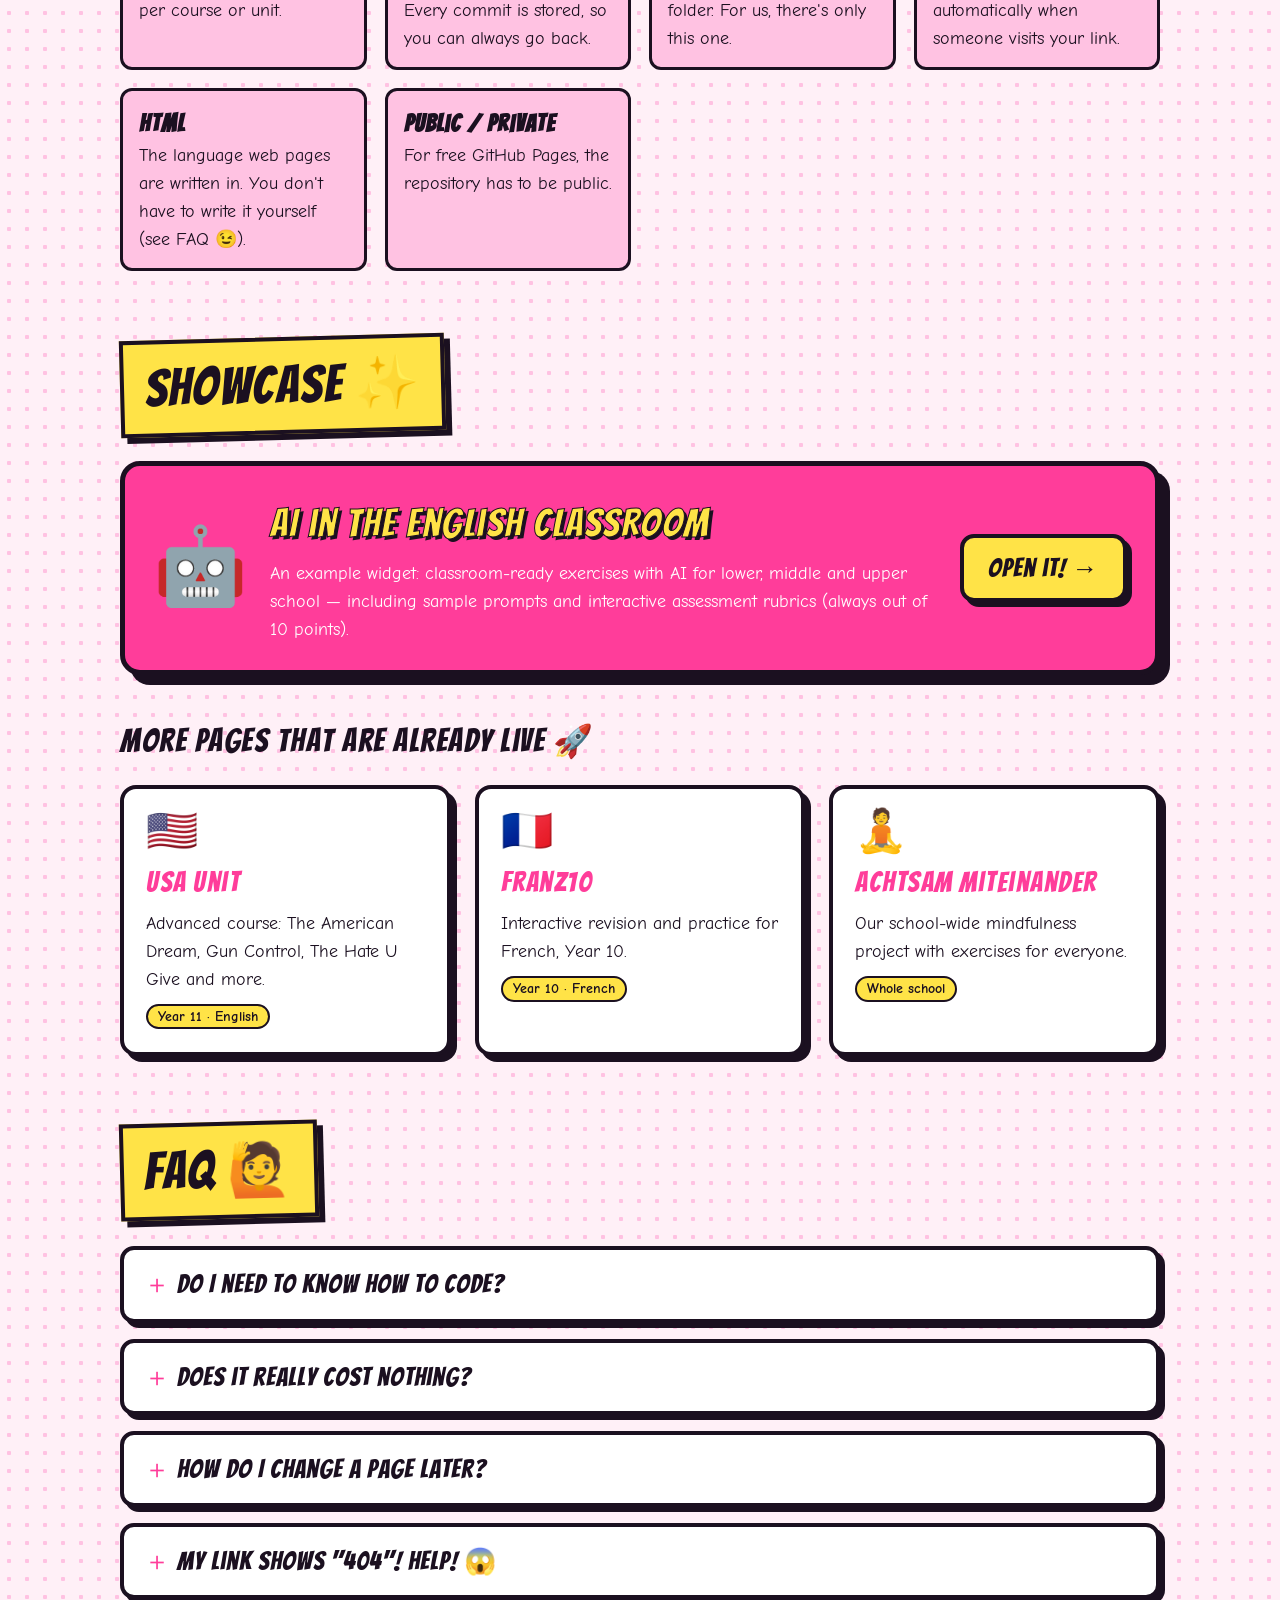
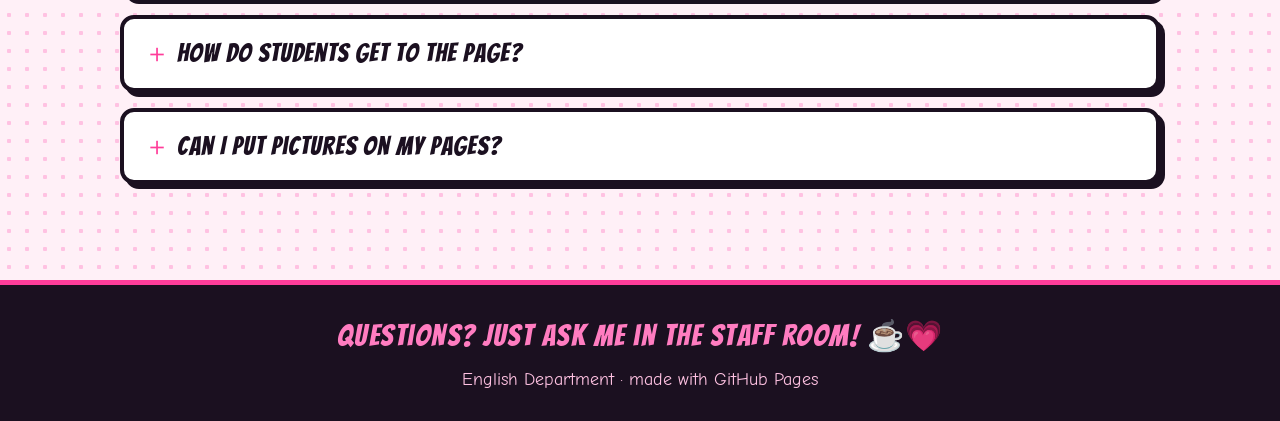
<file: index (6).html>
<!DOCTYPE html>
<html lang="en">
<head>
<meta charset="UTF-8">
<meta name="viewport" content="width=device-width, initial-scale=1.0">
<title>GitHub Pages for English Teachers</title>
<link rel="preconnect" href="https://fonts.googleapis.com">
<link rel="preconnect" href="https://fonts.gstatic.com" crossorigin>
<link href="https://fonts.googleapis.com/css2?family=Bangers&family=Comic+Neue:wght@400;700&display=swap" rel="stylesheet">
<style>
  :root{
    --pink:#ff3d9a; --pink2:#ff7cc0; --pink3:#ffc2e2; --pink4:#fff0f7;
    --ink:#1b1020; --yellow:#ffe347; --white:#fff;
  }
  *{box-sizing:border-box}
  html{scroll-behavior:smooth}
  body{
    margin:0; color:var(--ink);
    font-family:"Comic Neue","Comic Sans MS","Comic Sans",cursive; font-size:18px; line-height:1.55;
    background-color:var(--pink4);
    background-image:radial-gradient(var(--pink3) 2px, transparent 2.5px);
    background-size:18px 18px;
  }
  h1,h2,h3,.bang{font-family:"Bangers","Comic Sans MS",cursive; letter-spacing:1.5px; font-weight:400; margin:0}
  a{color:var(--pink)}
  .wrap{max-width:1080px; margin:0 auto; padding:0 20px}

  /* ---------- hero ---------- */
  header{
    background:var(--pink); border-bottom:5px solid var(--ink);
    background-image:radial-gradient(rgba(255,255,255,.25) 3px, transparent 3.5px);
    background-size:22px 22px; padding:48px 0 70px; position:relative; overflow:hidden;
  }
  .hero{display:grid; grid-template-columns:1.4fr 1fr; gap:30px; align-items:center}
  .hero h1{
    font-size:clamp(48px,8vw,92px); line-height:.95; color:var(--yellow);
    -webkit-text-stroke:2px var(--ink); text-shadow:5px 5px 0 var(--ink); transform:rotate(-2deg);
  }
  .hero p.lead{
    background:var(--white); border:4px solid var(--ink); border-radius:14px; padding:16px 20px;
    box-shadow:6px 6px 0 var(--ink); font-size:20px; margin:26px 0 0; max-width:560px;
  }
  .bubble{
    position:relative; background:var(--white); border:4px solid var(--ink); border-radius:50%;
    padding:44px 30px; text-align:center; box-shadow:7px 7px 0 var(--ink); transform:rotate(3deg);
  }
  .bubble::after{
    content:""; position:absolute; bottom:-34px; left:22%; border:18px solid transparent;
    border-top:30px solid var(--ink); transform:rotate(18deg);
  }
  .bubble .bang{font-size:40px; color:var(--pink); line-height:1}
  .bubble small{display:block; font-weight:700; font-size:17px; margin-top:8px}
  .pow{
    position:absolute; right:4%; bottom:-6px; font-family:"Bangers"; font-size:38px; color:var(--ink);
    background:var(--yellow); border:4px solid var(--ink); padding:6px 18px; transform:rotate(-8deg);
    clip-path:polygon(0 15%,12% 0,30% 12%,50% 0,68% 10%,88% 0,100% 18%,94% 50%,100% 82%,85% 100%,65% 90%,48% 100%,30% 88%,12% 100%,0 85%,6% 50%);
  }

  nav{position:sticky; top:0; z-index:10; background:var(--ink); border-bottom:4px solid var(--pink)}
  nav ul{list-style:none; margin:0 auto; padding:10px 20px; display:flex; flex-wrap:wrap; gap:8px; max-width:1080px}
  nav a{
    display:inline-block; text-decoration:none; color:var(--white); font-family:"Bangers"; letter-spacing:1px;
    font-size:20px; padding:4px 14px; border-radius:20px; border:2px solid transparent;
  }
  nav a:hover{border-color:var(--pink2); color:var(--pink2)}

  section{padding:56px 0 10px}
  .title{
    display:inline-block; font-size:clamp(34px,5vw,52px); background:var(--yellow); border:4px solid var(--ink);
    padding:4px 20px; box-shadow:6px 6px 0 var(--ink); transform:rotate(-1.5deg); margin-bottom:28px;
  }
  .panel{
    background:var(--white); border:4px solid var(--ink); border-radius:16px; box-shadow:8px 8px 0 var(--ink);
    padding:24px 26px;
  }
  .grid{display:grid; gap:24px}
  .g3{grid-template-columns:repeat(3,1fr)}
  .g2{grid-template-columns:repeat(2,1fr)}
  .card{
    background:var(--white); border:4px solid var(--ink); border-radius:16px; padding:22px;
    box-shadow:6px 6px 0 var(--ink); transition:transform .15s, box-shadow .15s;
  }
  .card:hover{transform:translate(-3px,-3px) rotate(-.5deg); box-shadow:10px 10px 0 var(--pink)}
  .card .icon{font-size:42px; line-height:1}
  .card h3{font-size:28px; color:var(--pink); margin:8px 0 6px}
  .card p{margin:0}

  /* steps */
  .steps{counter-reset:s; display:grid; gap:22px}
  .step{
    position:relative; background:var(--white); border:4px solid var(--ink); border-radius:16px;
    padding:20px 22px 20px 96px; box-shadow:6px 6px 0 var(--ink);
  }
  .step::before{
    counter-increment:s; content:counter(s); position:absolute; left:18px; top:50%; transform:translateY(-50%) rotate(-6deg);
    width:58px; height:58px; border-radius:50%; background:var(--pink); color:var(--white);
    border:4px solid var(--ink); font-family:"Bangers"; font-size:34px; display:grid; place-items:center;
    box-shadow:3px 3px 0 var(--ink);
  }
  .step h3{font-size:26px}
  .step p{margin:4px 0 0}
  code,kbd{
    font-family:ui-monospace,Consolas,monospace; font-size:.85em; background:var(--pink4);
    border:2px solid var(--ink); border-radius:6px; padding:1px 6px;
  }
  .url{
    display:block; margin-top:10px; font-weight:700; background:var(--ink); color:var(--yellow);
    padding:10px 14px; border-radius:10px; font-family:ui-monospace,Consolas,monospace; font-size:16px; overflow-x:auto;
  }

  /* glossary */
  .gloss{display:grid; grid-template-columns:repeat(auto-fit,minmax(230px,1fr)); gap:18px}
  .term{background:var(--pink3); border:3px solid var(--ink); border-radius:12px; padding:14px 16px}
  .term b{font-family:"Bangers"; font-size:24px; letter-spacing:1px; color:var(--ink); display:block}

  /* showcase */
  .feature{
    display:grid; grid-template-columns:auto 1fr auto; gap:22px; align-items:center;
    background:var(--pink); color:var(--white); border:5px solid var(--ink); border-radius:20px;
    padding:26px 28px; box-shadow:10px 10px 0 var(--ink);
  }
  .feature .big{font-size:76px; line-height:1}
  .feature h3{font-size:40px; color:var(--yellow); -webkit-text-stroke:1px var(--ink); text-shadow:3px 3px 0 var(--ink)}
  .btn{
    display:inline-block; text-decoration:none; font-family:"Bangers"; font-size:26px; letter-spacing:1px;
    color:var(--ink); background:var(--yellow); border:4px solid var(--ink); border-radius:14px;
    padding:10px 24px; box-shadow:5px 5px 0 var(--ink); transition:transform .1s, box-shadow .1s; white-space:nowrap;
  }
  .btn:hover{transform:translate(2px,2px); box-shadow:2px 2px 0 var(--ink)}
  .btn.pink{background:var(--pink); color:var(--white)}
  .examples a.card{text-decoration:none; color:var(--ink); display:block}
  .tag{display:inline-block; font-size:14px; font-weight:700; background:var(--yellow); border:2px solid var(--ink); border-radius:20px; padding:0 10px; margin-top:10px}

  /* faq */
  details{
    background:var(--white); border:4px solid var(--ink); border-radius:14px; box-shadow:5px 5px 0 var(--ink);
    padding:4px 20px; margin-bottom:16px;
  }
  summary{cursor:pointer; font-family:"Bangers"; font-size:26px; letter-spacing:1px; padding:10px 0; list-style:none}
  summary::-webkit-details-marker{display:none}
  summary::before{content:"＋ "; color:var(--pink)}
  details[open] summary::before{content:"－ "}
  details p{margin:0 0 14px}

  .warn{background:var(--yellow); border:4px dashed var(--ink); border-radius:14px; padding:16px 20px; margin-top:26px; font-weight:700}

  footer{margin-top:70px; background:var(--ink); color:var(--pink3); text-align:center; padding:28px 20px; border-top:5px solid var(--pink)}
  footer .bang{font-size:30px; color:var(--pink2)}

  @media (max-width:820px){
    .hero,.g3,.g2,.feature{grid-template-columns:1fr}
    .bubble{max-width:320px; margin:20px auto 0}
    .feature{text-align:center}
    .step{padding:84px 20px 20px}
    .step::before{top:16px; left:18px; transform:rotate(-6deg)}
  }
</style>
</head>
<body>

<header>
  <div class="wrap hero">
    <div>
      <h1>GitHub Pages<br>for English Teachers!</h1>
      <p class="lead">Hello, dear colleagues! 👋 This little website shows you how I put my interactive materials online — free, iPad-friendly and without any download chaos. Grab a coffee ☕ and let's go!</p>
    </div>
    <div class="bubble">
      <div class="bang">One link.<br>Every device.</div>
      <small>No apps, no downloads, no "it doesn't open on my iPad" 🎉</small>
    </div>
  </div>
  <div class="pow">ZAP!</div>
</header>

<nav>
  <ul>
    <li><a href="#what">What is it?</a></li>
    <li><a href="#why">Why?</a></li>
    <li><a href="#how">How-to</a></li>
    <li><a href="#words">Words</a></li>
    <li><a href="#showcase">Showcase</a></li>
    <li><a href="#faq">FAQ</a></li>
  </ul>
</nav>

<main class="wrap">

  <!-- WHAT -->
  <section id="what">
    <h2 class="title">What is GitHub Pages? 🤔</h2>
    <div class="panel">
      <p><b>GitHub</b> is a website where people store files in folders called <b>repositories</b>. Programmers use it for code — but we teachers can use it for something much nicer: <b>GitHub Pages</b>.</p>
      <p>GitHub Pages turns the HTML files in a repository into a <b>real website with its own link</b>. Students open the link in any browser (iPad, phone, laptop, smartboard) and the material simply works — quizzes, flashcards, tabs, buttons and all.</p>
      <p style="margin-bottom:0">Think of it as a <b>pinboard on the internet</b>: you pin up your pages once, and everybody with the link can look at them. 📌</p>
    </div>
  </section>

  <!-- WHY -->
  <section id="why">
    <h2 class="title">Why I love it 💖</h2>
    <div class="grid g3">
      <div class="card"><div class="icon">📱</div><h3>Works on iPads</h3><p>No more downloading HTML files from LernSax that won't open. A link opens in Safari — done.</p></div>
      <div class="card"><div class="icon">💸</div><h3>It's free</h3><p>A free GitHub account is all you need. No hosting costs, no ads, no subscriptions.</p></div>
      <div class="card"><div class="icon">🔄</div><h3>Update once</h3><p>Fix a typo, upload the file again — and every student sees the new version immediately.</p></div>
      <div class="card"><div class="icon">🎮</div><h3>Interactive</h3><p>Quizzes, drag &amp; drop, flip cards, self-checks — things a PDF simply can't do.</p></div>
      <div class="card"><div class="icon">🔗</div><h3>Easy to share</h3><p>Put the link on LernSax, in an email or turn it into a QR code for the classroom wall.</p></div>
      <div class="card"><div class="icon">🗂️</div><h3>Well organised</h3><p>One repository per course or topic, with an overview page that links to all sub-pages.</p></div>
    </div>
  </section>

  <!-- HOW -->
  <section id="how">
    <h2 class="title">How-to in 5 steps 🛠️</h2>
    <div class="steps">
      <div class="step">
        <h3>Create a free account</h3>
        <p>Go to <a href="https://github.com" target="_blank" rel="noopener">github.com</a> and sign up. Your username becomes part of your web address later — so choose something short and professional (e.g. <code>mrs-miller</code>).</p>
      </div>
      <div class="step">
        <h3>Make a new repository</h3>
        <p>Click the green <kbd>New</kbd> button (or <kbd>+</kbd> → <kbd>New repository</kbd>). Give it a name like <code>English8</code>, set it to <b>Public</b> and click <kbd>Create repository</kbd>.</p>
      </div>
      <div class="step">
        <h3>Upload your files</h3>
        <p>Click <kbd>Add file</kbd> → <kbd>Upload files</kbd>, drag your HTML files into the box and click <kbd>Commit changes</kbd> (= "save"). <b>Important:</b> your start page must be called <code>index.html</code>!</p>
      </div>
      <div class="step">
        <h3>Switch on GitHub Pages</h3>
        <p>In your repository go to <kbd>Settings</kbd> → <kbd>Pages</kbd>. Under "Build and deployment" choose <b>Deploy from a branch</b>, select the branch <code>main</code> and the folder <code>/ (root)</code>, then click <kbd>Save</kbd>.</p>
      </div>
      <div class="step">
        <h3>Wait a minute &amp; share the link 🎉</h3>
        <p>After 1–2 minutes your website is online. The link always looks like this:</p>
        <span class="url">https://YOUR-USERNAME.github.io/YOUR-REPOSITORY/</span>
      </div>
    </div>
    <div class="warn">⚠️ Public means public! Never upload student names, grades, photos of students or anything else that falls under data protection. Teaching materials only.</div>
  </section>

  <!-- WORDS -->
  <section id="words">
    <h2 class="title">GitHub words decoded 🔍</h2>
    <div class="gloss">
      <div class="term"><b>Repository ("repo")</b>A project folder — e.g. one per course or unit.</div>
      <div class="term"><b>Commit</b>Saving your changes. Every commit is stored, so you can always go back.</div>
      <div class="term"><b>Branch "main"</b>The main version of your folder. For us, there's only this one.</div>
      <div class="term"><b>index.html</b>The start page. It opens automatically when someone visits your link.</div>
      <div class="term"><b>HTML</b>The language web pages are written in. You don't have to write it yourself (see FAQ 😉).</div>
      <div class="term"><b>Public / Private</b>For free GitHub Pages, the repository has to be public.</div>
    </div>
  </section>

  <!-- SHOWCASE -->
  <section id="showcase">
    <h2 class="title">Showcase ✨</h2>
    <div class="feature">
      <div class="big">🤖</div>
      <div>
        <h3>AI in the English Classroom</h3>
        <p style="margin:6px 0 0">An example widget: classroom-ready exercises with AI for lower, middle and upper school — including sample prompts and interactive assessment rubrics (always out of 10 points).</p>
      </div>
      <a class="btn" href="ai-english.html">Open it! →</a>
    </div>

    <h3 style="font-size:32px; margin:42px 0 18px">More pages that are already live 🚀</h3>
    <div class="grid g3 examples">
      <a class="card" href="https://kat-hor.github.io/USA-AD/" target="_blank" rel="noopener">
        <div class="icon">🇺🇸</div><h3>USA Unit</h3><p>Advanced course: The American Dream, Gun Control, The Hate U Give and more.</p><span class="tag">Year 11 · English</span>
      </a>
      <a class="card" href="https://kat-hor.github.io/Franz10/" target="_blank" rel="noopener">
        <div class="icon">🇫🇷</div><h3>Franz10</h3><p>Interactive revision and practice for French, Year 10.</p><span class="tag">Year 10 · French</span>
      </a>
      <a class="card" href="https://kat-hor.github.io/achtsames-Miteinander/" target="_blank" rel="noopener">
        <div class="icon">🧘</div><h3>Achtsam miteinander</h3><p>Our school-wide mindfulness project with exercises for everyone.</p><span class="tag">Whole school</span>
      </a>
    </div>
  </section>

  <!-- FAQ -->
  <section id="faq">
    <h2 class="title">FAQ 🙋</h2>
    <details>
      <summary>Do I need to know how to code?</summary>
      <p>No! I create my pages with the help of an AI assistant: I describe what I want (topic, exercises, colours, level) and get a finished HTML file. Then I check the content, change what I don't like and upload it. You can also simply copy and adapt an existing page.</p>
    </details>
    <details>
      <summary>Does it really cost nothing?</summary>
      <p>Yes. A free GitHub account plus a public repository is all you need for GitHub Pages.</p>
    </details>
    <details>
      <summary>How do I change a page later?</summary>
      <p>Open the file in your repository, click the pencil icon ✏️ to edit it directly — or upload a new version with the same file name. Commit, wait a minute, refresh. Done!</p>
    </details>
    <details>
      <summary>My link shows "404"! Help! 😱</summary>
      <p>Don't panic. Check: Is the start page really called <code>index.html</code> (all lower case)? Did you switch on Pages in the settings? Did you wait 1–2 minutes? Also: file names are case-sensitive — <code>Quiz.html</code> and <code>quiz.html</code> are two different files.</p>
    </details>
    <details>
      <summary>How do students get to the page?</summary>
      <p>Post the link on LernSax, write it on the board or create a QR code (many free QR generators exist). Students don't need an account.</p>
    </details>
    <details>
      <summary>Can I put pictures on my pages?</summary>
      <p>Yes — upload the images to the repository and link them in the HTML. But only use pictures you are allowed to use (your own, or with a free licence) and never photos of students.</p>
    </details>
  </section>

</main>

<footer>
  <div class="bang">Questions? Just ask me in the staff room! ☕💗</div>
  <p style="margin:6px 0 0">English Department · made with GitHub Pages</p>
</footer>

</body>
</html>
</file>
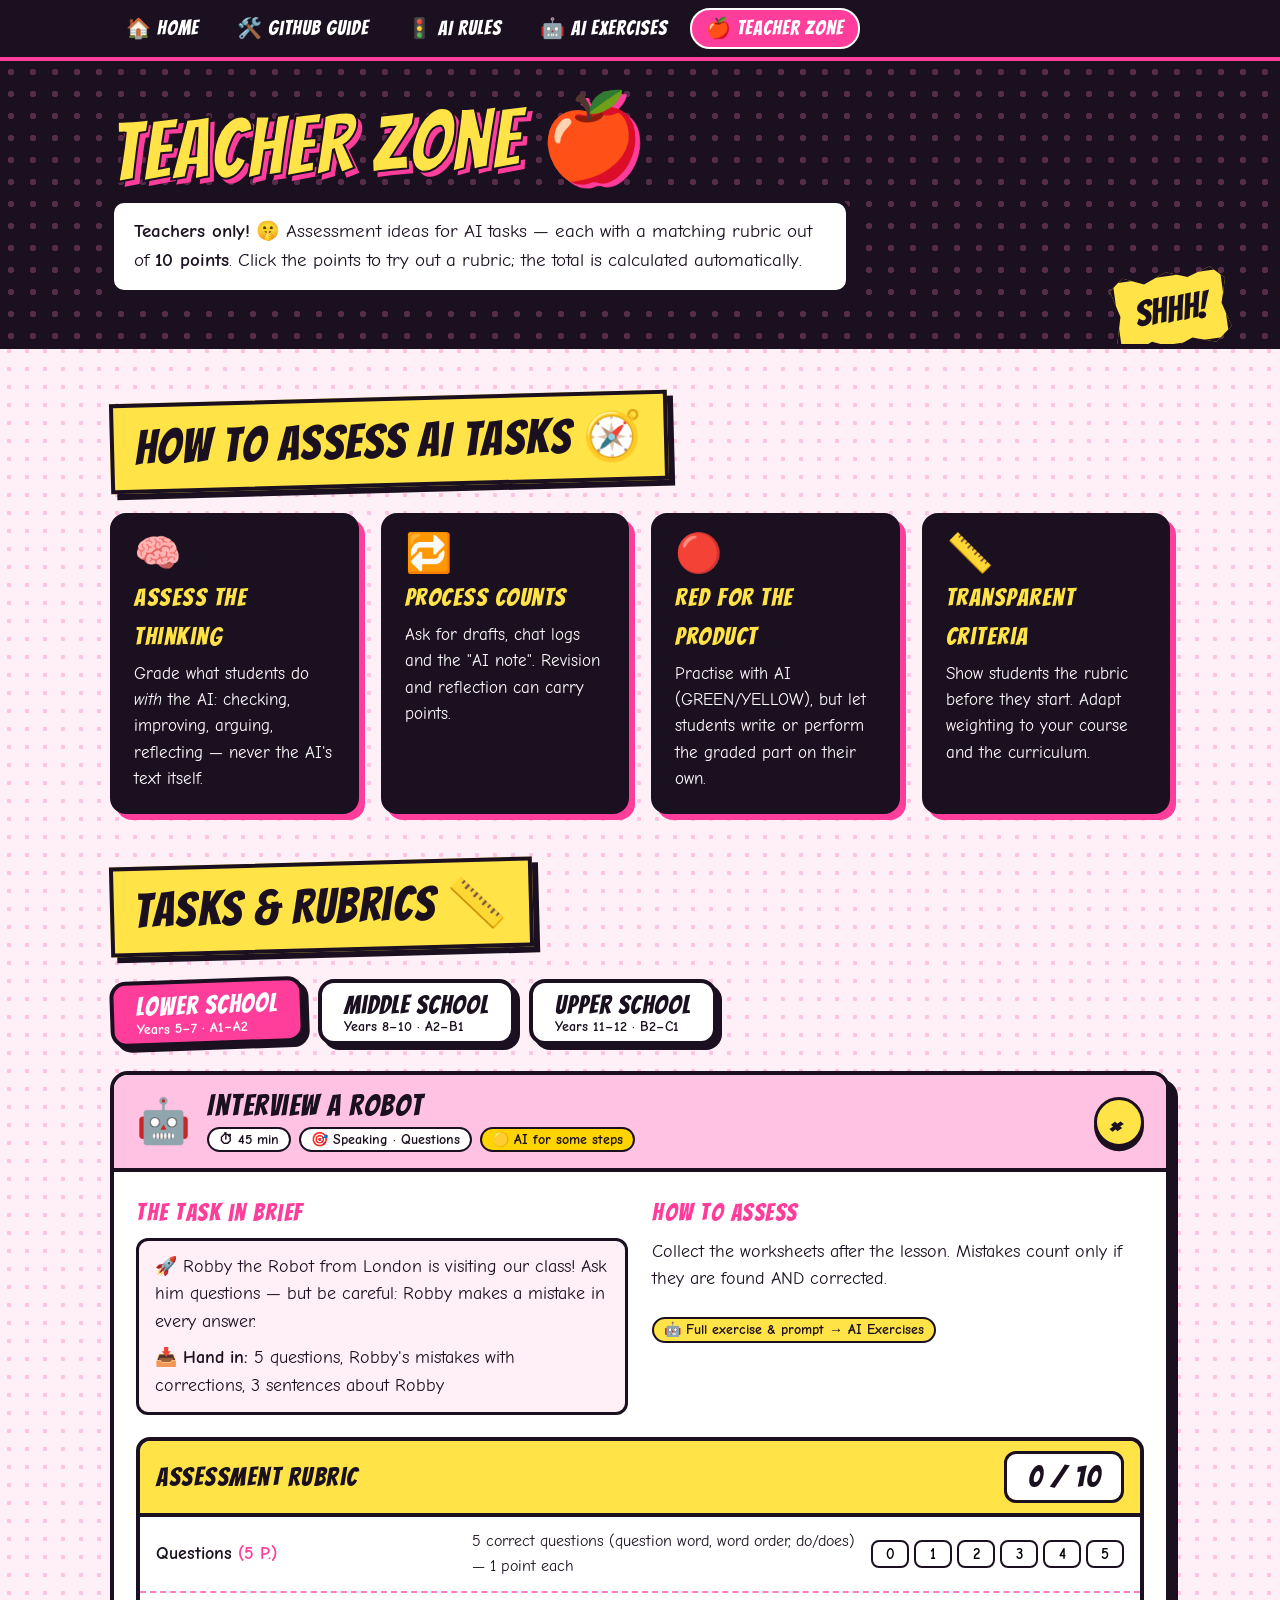
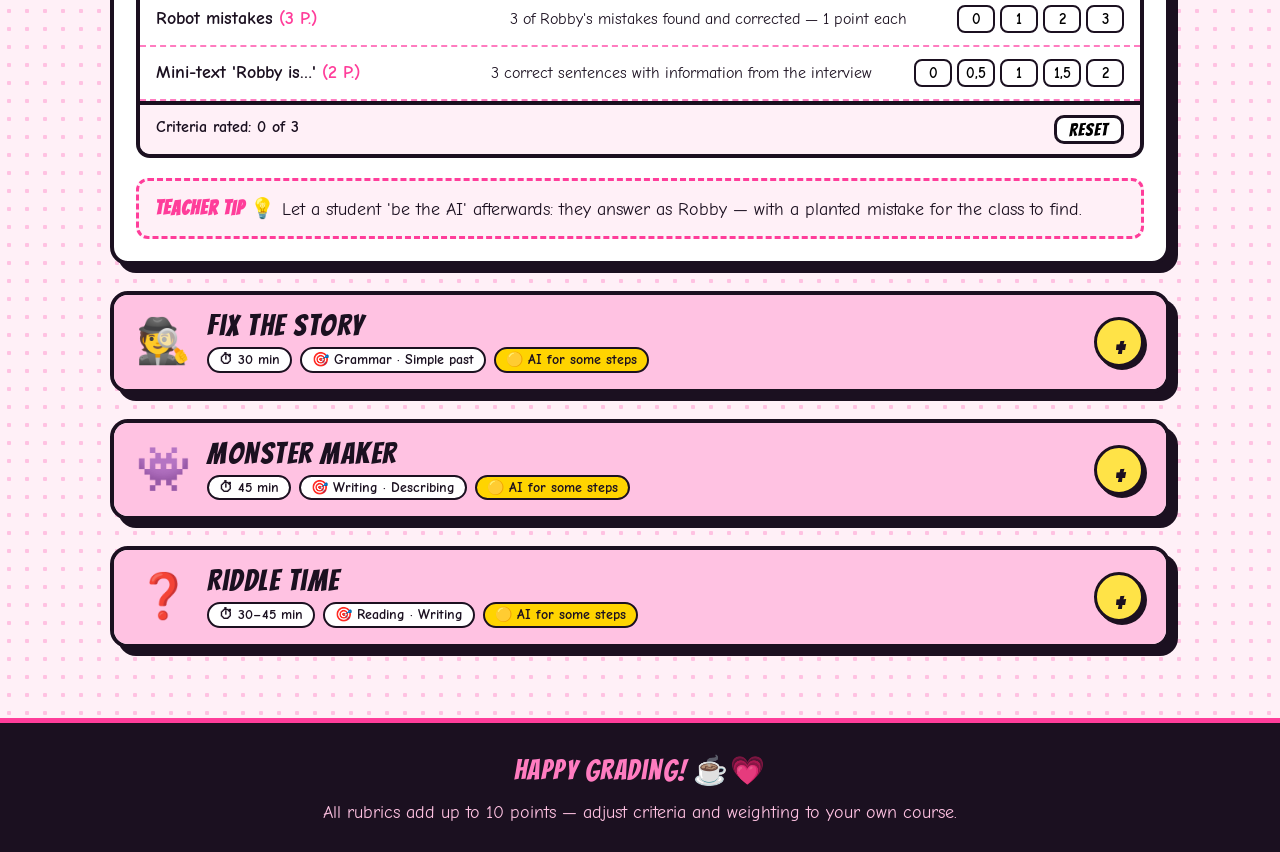
<file: teacher-zone.html>
<!DOCTYPE html>
<html lang="en">
<head>
<meta charset="UTF-8">
<meta name="viewport" content="width=device-width, initial-scale=1.0">
<title>Teacher Zone · English Hub</title>
<link rel="preconnect" href="https://fonts.googleapis.com">
<link rel="preconnect" href="https://fonts.gstatic.com" crossorigin>
<link href="https://fonts.googleapis.com/css2?family=Bangers&family=Comic+Neue:wght@400;700&display=swap" rel="stylesheet">
<link rel="stylesheet" href="style.css">
<style>
  .principles{display:grid; grid-template-columns:repeat(auto-fit,minmax(240px,1fr)); gap:22px}
  .pr{background:var(--ink); color:var(--white); border:4px solid var(--ink); border-radius:16px; padding:18px 20px; box-shadow:6px 6px 0 var(--pink)}
  .pr .e{font-size:38px; line-height:1}
  .pr h3{font-size:25px; color:var(--yellow); margin:6px 0 4px}
  .pr p{margin:0; font-size:17px}
  .brief{background:var(--pink4); border:3px solid var(--ink); border-radius:12px; padding:12px 16px}
  .brief p{margin:0 0 8px} .brief p:last-child{margin:0}
  .ex.flash{animation:flash 1.2s 2}
  @keyframes flash{50%{box-shadow:8px 8px 0 var(--yellow), 0 0 0 6px var(--pink)}}
</style>
</head>
<body>

<nav class="topnav"><ul>
  <li><a href="index.html">🏠 Home</a></li>
  <li><a href="github-guide.html">🛠️ GitHub Guide</a></li>
  <li><a href="ai-rules.html">🚦 AI Rules</a></li>
  <li><a href="ai-exercises.html">🤖 AI Exercises</a></li>
  <li><a class="active" href="teacher-zone.html">🍎 Teacher Zone</a></li>
</ul></nav>

<header class="pagehead dark">
  <div class="wrap">
    <h1>Teacher Zone 🍎</h1>
    <p class="lead"><b>Teachers only!</b> 🤫 Assessment ideas for AI tasks — each with a matching rubric out of <b>10 points</b>. Click the points to try out a rubric; the total is calculated automatically.</p>
  </div>
  <div class="pow">SHHH!</div>
</header>

<main class="wrap">

  <section>
    <h2 class="title">How to assess AI tasks 🧭</h2>
    <div class="principles">
      <div class="pr"><div class="e">🧠</div><h3>Assess the thinking</h3><p>Grade what students do <i>with</i> the AI: checking, improving, arguing, reflecting — never the AI's text itself.</p></div>
      <div class="pr"><div class="e">🔁</div><h3>Process counts</h3><p>Ask for drafts, chat logs and the "AI note". Revision and reflection can carry points.</p></div>
      <div class="pr"><div class="e">🔴</div><h3>RED for the product</h3><p>Practise with AI (GREEN/YELLOW), but let students write or perform the graded part on their own.</p></div>
      <div class="pr"><div class="e">📏</div><h3>Transparent criteria</h3><p>Show students the rubric before they start. Adapt weighting to your course and the curriculum.</p></div>
    </div>
  </section>

  <section>
    <h2 class="title">Tasks &amp; Rubrics 📏</h2>
    <div class="tabs" role="tablist" id="tabs"></div>
    <div id="list"></div>
  </section>

</main>

<footer>
  <div class="bang">Happy grading! ☕💗</div>
  <p>All rubrics add up to 10 points — adjust criteria and weighting to your own course.</p>
</footer>

<script src="exercises-data.js"></script>
<script>
let current = "lower";
const state = {};

function pick(k, openId){ current=k; renderTabs(document.getElementById("tabs"), current, k=>pick(k)); render(openId); }

function render(openId){
  const list = document.getElementById("list"); list.innerHTML="";
  const items = EX[current].filter(e=>e.rubric);
  items.forEach((ex,i)=>{
    if(!state[ex.id]) state[ex.id] = {};
    const [lc,lt] = LIGHT[ex.light];
    const card = document.createElement("article");
    card.id = ex.id;
    card.className = "ex" + ((openId ? openId===ex.id : i===0) ? " open" : "");
    card.innerHTML = `
      <div class="ex-head">
        <div class="emo">${ex.emo}</div>
        <div><h3>${ex.title}</h3>
          <div class="chips"><span class="chip">⏱ ${ex.time}</span><span class="chip">🎯 ${ex.skill}</span><span class="chip ${lc}">${lt}</span></div></div>
        <div class="toggle">+</div>
      </div>
      <div class="ex-body">
        <div class="cols">
          <div class="box"><h4>The task in brief</h4>
            <div class="brief"><p>🚀 ${ex.mission}</p><p>📥 <b>Hand in:</b> ${ex.handin}</p></div>
          </div>
          <div class="box"><h4>How to assess</h4>
            <p>${ex.assess}</p>
            <a class="tag" style="text-decoration:none; color:var(--ink)" href="ai-exercises.html">🤖 Full exercise &amp; prompt → AI Exercises</a>
          </div>
        </div>
        <div class="rubric">
          <div class="rubric-head"><h4>Assessment rubric</h4><div class="total"><span class="sum">0</span> / 10</div></div>
          ${ex.rubric.map((r,ri)=>{
            let b=""; for(let v=0; v<=r.max+1e-9; v+=r.step){ b+=`<button class="pt" data-r="${ri}" data-v="${v}">${fmt(v)}</button>`; }
            return `<div class="row"><div class="crit">${r.c} <span style="color:var(--pink)">(${fmt(r.max)} P.)</span></div><div class="desc">${r.d}</div><div class="pts">${b}</div></div>`;
          }).join("")}
          <div class="rubric-foot"><span class="grade"></span><button class="reset">Reset</button></div>
        </div>
        <div class="tip"><b>Teacher tip 💡</b> ${ex.tip}</div>
      </div>`;
    card.querySelector(".ex-head").onclick = ()=>card.classList.toggle("open");
    const update = ()=>{
      const s = state[ex.id];
      card.querySelectorAll(".pt").forEach(b=>b.classList.toggle("on", s[b.dataset.r]!==undefined && Number(b.dataset.v)===s[b.dataset.r]));
      const n = Object.keys(s).length, sum = Object.values(s).reduce((a,b)=>a+b,0);
      card.querySelector(".sum").textContent = fmt(sum);
      card.querySelector(".grade").textContent = n < ex.rubric.length
        ? `Criteria rated: ${n} of ${ex.rubric.length}` : `Total: ${fmt(sum)} of 10 points (${Math.round(sum*10)} %)`;
    };
    card.querySelectorAll(".pt").forEach(b=>b.onclick=()=>{ state[ex.id][b.dataset.r]=Number(b.dataset.v); update(); });
    card.querySelector(".reset").onclick = ()=>{ state[ex.id]={}; update(); };
    update();
    list.appendChild(card);
  });
  if(openId){
    const el = document.getElementById(openId);
    if(el){ setTimeout(()=>{ el.scrollIntoView({behavior:"smooth", block:"start"}); el.classList.add("flash"); },100); }
  }
}

// open the right level when coming from "AI Exercises" (teacher-zone.html#id)
const hash = location.hash.slice(1);
const lvl = Object.keys(EX).find(k=>EX[k].some(e=>e.id===hash && e.rubric));
lvl ? pick(lvl, hash) : pick("lower");
</script>
</body>
</html>
</file>
<file: style.css>
/* ===== Comic Pink – shared styles ===== */
:root{
  --pink:#ff3d9a; --pink2:#ff7cc0; --pink3:#ffc2e2; --pink4:#fff0f7;
  --ink:#1b1020; --yellow:#ffe347; --white:#fff;
  --green:#3fd38a; --amber:#ffd400; --red:#ff4d4d;
}
*{box-sizing:border-box}
html{scroll-behavior:smooth}
body{
  margin:0; color:var(--ink);
  font-family:"Comic Neue","Comic Sans MS","Comic Sans",cursive; font-size:18px; line-height:1.55;
  background-color:var(--pink4);
  background-image:radial-gradient(var(--pink3) 2px, transparent 2.5px); background-size:18px 18px;
}
h1,h2,h3,h4,.bang{font-family:"Bangers","Comic Sans MS",cursive; letter-spacing:1.5px; font-weight:400; margin:0}
a{color:var(--pink)}
.wrap{max-width:1100px; margin:0 auto; padding:0 20px}

/* ---------- top nav ---------- */
.topnav{position:sticky; top:0; z-index:20; background:var(--ink); border-bottom:4px solid var(--pink)}
.topnav ul{list-style:none; margin:0 auto; padding:8px 20px; display:flex; flex-wrap:wrap; gap:6px; max-width:1100px}
.topnav a{
  display:inline-block; text-decoration:none; color:var(--white); font-family:"Bangers"; letter-spacing:1px;
  font-size:20px; padding:3px 14px; border-radius:20px; border:2px solid transparent;
}
.topnav a:hover{border-color:var(--pink2); color:var(--pink2)}
.topnav a.active{background:var(--pink); border-color:var(--white)}

/* ---------- page header ---------- */
.pagehead{
  background:var(--pink); border-bottom:5px solid var(--ink); padding:34px 0 50px; position:relative; overflow:hidden;
  background-image:radial-gradient(rgba(255,255,255,.25) 3px, transparent 3.5px); background-size:22px 22px;
}
.pagehead.yellow{background-color:var(--yellow); background-image:radial-gradient(rgba(255,61,154,.25) 3px, transparent 3.5px)}
.pagehead.dark{background-color:var(--ink); background-image:radial-gradient(rgba(255,124,192,.25) 3px, transparent 3.5px)}
.pagehead h1{
  font-size:clamp(44px,7.5vw,84px); line-height:.95; color:var(--yellow);
  -webkit-text-stroke:2px var(--ink); text-shadow:5px 5px 0 var(--ink); transform:rotate(-2deg);
}
.pagehead.yellow h1{color:var(--pink)}
.pagehead.dark h1{text-shadow:5px 5px 0 var(--pink)}
.lead{
  background:var(--white); border:4px solid var(--ink); border-radius:14px; padding:14px 20px;
  box-shadow:6px 6px 0 var(--ink); max-width:740px; margin:24px 0 0; font-size:19px;
}
.pow{
  position:absolute; right:4%; bottom:-4px; font-family:"Bangers"; font-size:36px; color:var(--ink);
  background:var(--yellow); border:4px solid var(--ink); padding:6px 18px; transform:rotate(-8deg);
  clip-path:polygon(0 15%,12% 0,30% 12%,50% 0,68% 10%,88% 0,100% 18%,94% 50%,100% 82%,85% 100%,65% 90%,48% 100%,30% 88%,12% 100%,0 85%,6% 50%);
}
.pagehead.yellow .pow{background:var(--pink); color:var(--white)}

/* ---------- building blocks ---------- */
section{padding:48px 0 0}
.title{
  display:inline-block; font-size:clamp(32px,5vw,48px); background:var(--yellow); border:4px solid var(--ink);
  padding:4px 20px; box-shadow:6px 6px 0 var(--ink); transform:rotate(-1.5deg); margin-bottom:26px;
}
.panel{background:var(--white); border:4px solid var(--ink); border-radius:16px; box-shadow:8px 8px 0 var(--ink); padding:24px 26px}
.panel p:last-child{margin-bottom:0}
.grid{display:grid; gap:24px}
.g3{grid-template-columns:repeat(3,1fr)}
.g2{grid-template-columns:repeat(2,1fr)}
.card{
  background:var(--white); border:4px solid var(--ink); border-radius:16px; padding:22px;
  box-shadow:6px 6px 0 var(--ink); transition:transform .15s, box-shadow .15s;
}
.card:hover{transform:translate(-3px,-3px) rotate(-.5deg); box-shadow:10px 10px 0 var(--pink)}
.card .icon{font-size:42px; line-height:1}
.card h3{font-size:28px; color:var(--pink); margin:8px 0 6px}
.card p{margin:0}
.btn{
  display:inline-block; cursor:pointer; text-decoration:none; font-family:"Bangers"; font-size:24px; letter-spacing:1px;
  color:var(--ink); background:var(--yellow); border:4px solid var(--ink); border-radius:14px;
  padding:8px 22px; box-shadow:5px 5px 0 var(--ink); transition:transform .1s, box-shadow .1s; white-space:nowrap;
}
.btn:hover{transform:translate(2px,2px); box-shadow:2px 2px 0 var(--ink)}
.btn.pink{background:var(--pink); color:var(--white)}
code,kbd{
  font-family:ui-monospace,Consolas,monospace; font-size:.85em; background:var(--pink4);
  border:2px solid var(--ink); border-radius:6px; padding:1px 6px;
}
.warn{background:var(--yellow); border:4px dashed var(--ink); border-radius:14px; padding:16px 20px; margin-top:26px; font-weight:700}
.tag{display:inline-block; font-size:14px; font-weight:700; background:var(--yellow); border:2px solid var(--ink); border-radius:20px; padding:0 10px; margin-top:10px}

/* ---------- level tabs ---------- */
.tabs{display:flex; flex-wrap:wrap; gap:14px; margin-bottom:26px}
.tab{
  cursor:pointer; font-family:"Bangers"; font-size:26px; letter-spacing:1px; color:var(--ink);
  background:var(--white); border:4px solid var(--ink); border-radius:16px; padding:8px 22px 6px;
  box-shadow:5px 5px 0 var(--ink); transition:transform .1s; text-align:left; line-height:1.1;
}
.tab small{display:block; font-family:"Comic Neue",cursive; font-weight:700; font-size:14px; letter-spacing:0}
.tab:hover{transform:translate(-2px,-2px)}
.tab[aria-selected="true"]{background:var(--pink); color:var(--white); transform:rotate(-2deg)}
.levelnote{
  background:var(--ink); color:var(--white); border-radius:16px; padding:16px 20px; margin-bottom:26px;
  border:4px solid var(--ink); box-shadow:6px 6px 0 var(--pink);
}
.levelnote b{color:var(--yellow)}

/* ---------- exercise cards ---------- */
.ex{background:var(--white); border:4px solid var(--ink); border-radius:18px; box-shadow:8px 8px 0 var(--ink); margin-bottom:26px; overflow:hidden; scroll-margin-top:80px}
.ex-head{
  display:grid; grid-template-columns:auto 1fr auto; gap:16px; align-items:center; padding:16px 22px;
  background:var(--pink3); cursor:pointer; user-select:none;
}
.ex.open .ex-head{border-bottom:4px solid var(--ink)}
.ex-head .emo{font-size:44px; line-height:1}
.ex-head h3{font-size:30px; line-height:1}
.chips{display:flex; flex-wrap:wrap; gap:8px; margin-top:6px}
.chip{font-size:14px; font-weight:700; background:var(--white); border:2px solid var(--ink); border-radius:20px; padding:0 10px}
.chip.g{background:var(--green)} .chip.y{background:var(--amber)} .chip.r{background:var(--red); color:var(--white)}
.chip.tz{background:var(--ink); color:var(--yellow)}
.toggle{font-family:"Bangers"; font-size:34px; width:50px; height:50px; border-radius:50%; background:var(--yellow);
  border:3px solid var(--ink); display:grid; place-items:center; box-shadow:3px 3px 0 var(--ink); transition:transform .2s}
.ex.open .toggle{transform:rotate(45deg)}
.ex-body{display:none; padding:22px}
.ex.open .ex-body{display:block}
.cols{display:grid; grid-template-columns:1fr 1fr; gap:24px}
.box h4{font-size:24px; color:var(--pink); margin-bottom:6px}
.box ol,.box ul{margin:0 0 14px; padding-left:22px}
.box li{margin-bottom:4px}
.box p{margin:0 0 14px}

.prompt{
  position:relative; background:var(--ink); color:#ffe9f5; border-radius:14px; padding:18px 20px;
  font-family:ui-monospace,Consolas,monospace; font-size:15px; line-height:1.5; white-space:pre-wrap;
}
.prompt .lbl{display:block; font-family:"Bangers"; letter-spacing:1px; font-size:22px; color:var(--yellow); margin-bottom:6px}
.copy{
  position:absolute; top:12px; right:12px; cursor:pointer; font-family:"Bangers"; font-size:18px; letter-spacing:1px;
  background:var(--pink); color:var(--white); border:3px solid var(--white); border-radius:12px; padding:3px 12px;
}
.copy:hover{background:var(--yellow); color:var(--ink)}
.tip{margin-top:20px; background:var(--pink4); border:3px dashed var(--pink); border-radius:12px; padding:12px 16px}
.tip b{font-family:"Bangers"; font-size:20px; letter-spacing:1px; color:var(--pink)}

/* ---------- rubric ---------- */
.rubric{margin-top:22px; border:4px solid var(--ink); border-radius:14px; overflow:hidden}
.rubric-head{display:flex; justify-content:space-between; align-items:center; flex-wrap:wrap; gap:10px;
  background:var(--yellow); border-bottom:4px solid var(--ink); padding:10px 16px}
.rubric-head h4{font-size:26px}
.total{font-family:"Bangers"; font-size:30px; letter-spacing:1px; background:var(--white); border:3px solid var(--ink);
  border-radius:12px; padding:0 14px; min-width:120px; text-align:center}
.row{display:grid; grid-template-columns:1.1fr 1.4fr auto; gap:14px; align-items:center; padding:12px 16px; border-bottom:2px dashed var(--pink2)}
.row:last-of-type{border-bottom:none}
.row .crit{font-weight:700}
.row .desc{font-size:16px}
.pts{display:flex; flex-wrap:wrap; gap:5px; justify-content:flex-end; max-width:290px}
.pt{cursor:pointer; min-width:38px; font-family:"Comic Neue",cursive; font-weight:700; font-size:15px;
  border:2px solid var(--ink); border-radius:8px; background:var(--white); padding:3px 6px}
.pt:hover{background:var(--pink3)}
.pt.on{background:var(--pink); color:var(--white)}
.rubric-foot{display:flex; justify-content:space-between; flex-wrap:wrap; gap:10px; background:var(--pink4); border-top:4px solid var(--ink); padding:10px 16px; font-size:16px}
.reset{cursor:pointer; font-family:"Bangers"; font-size:18px; letter-spacing:1px; background:var(--white); border:3px solid var(--ink); border-radius:10px; padding:2px 12px}
.grade{font-weight:700}

/* ---------- footer ---------- */
footer{margin-top:70px; background:var(--ink); color:var(--pink3); text-align:center; padding:26px 20px; border-top:5px solid var(--pink)}
footer .bang{font-size:28px; color:var(--pink2)}
footer p{margin:6px 0 0}

@media (max-width:820px){
  .g3,.g2,.cols{grid-template-columns:1fr}
  .row{grid-template-columns:1fr}
  .pts{justify-content:flex-start; max-width:none}
  .ex-head{grid-template-columns:auto 1fr}
  .toggle{display:none}
}
@media print{
  body{background:#fff} .topnav,.tabs,.copy,.reset{display:none}
  .ex-body{display:block!important} .ex{box-shadow:none; break-inside:avoid}
}
</file>
